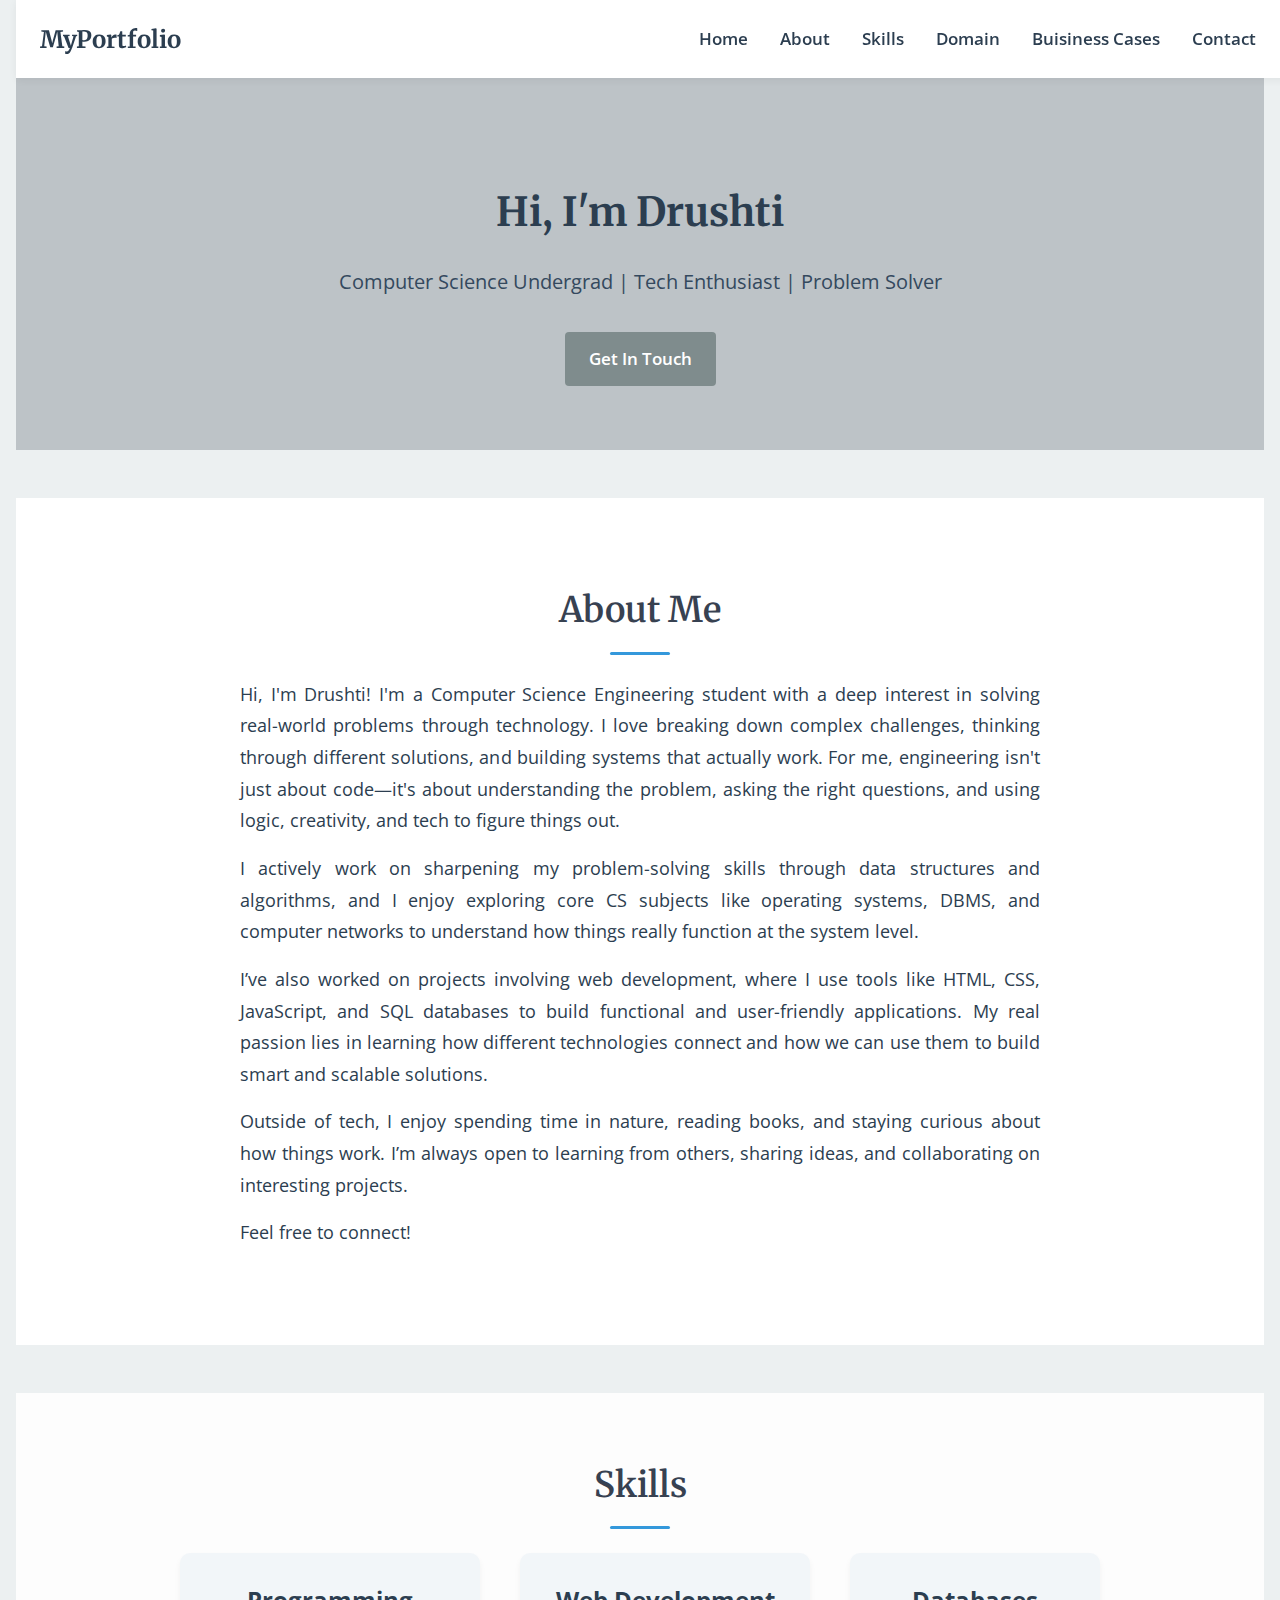
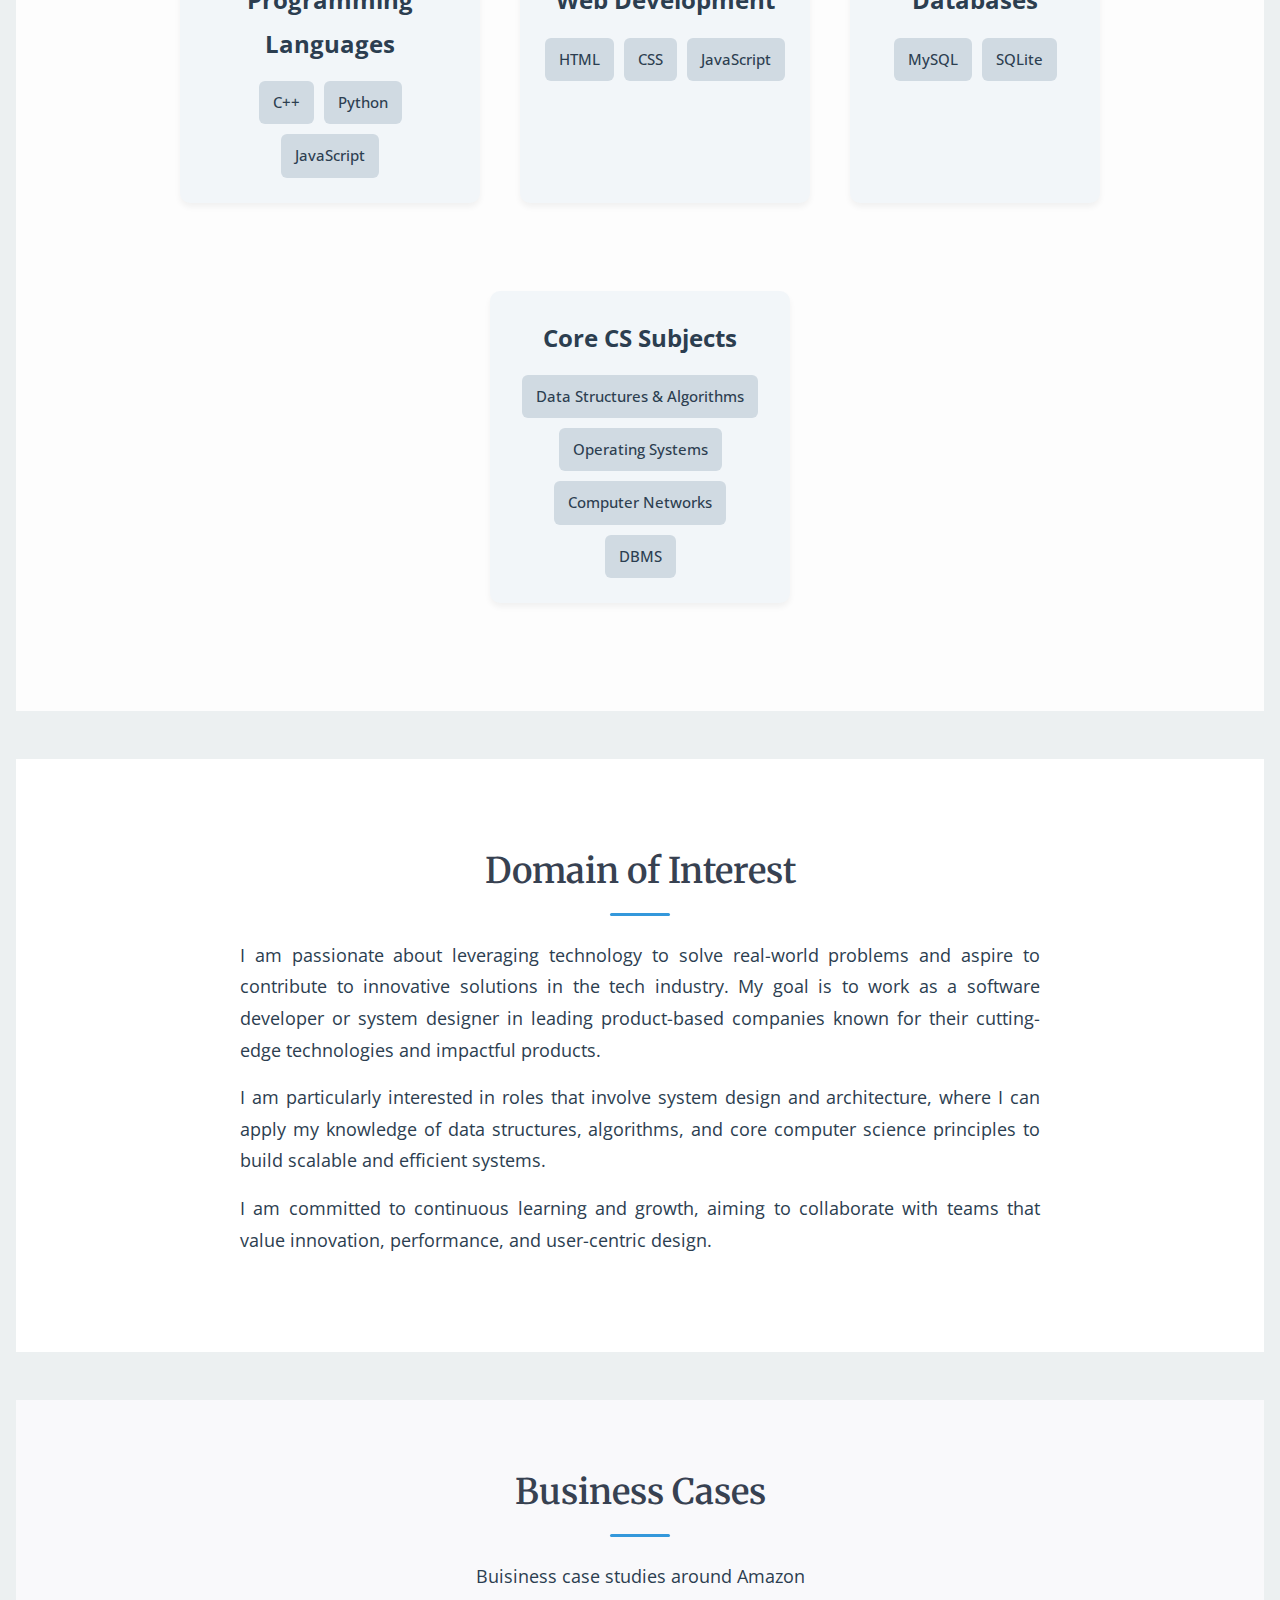
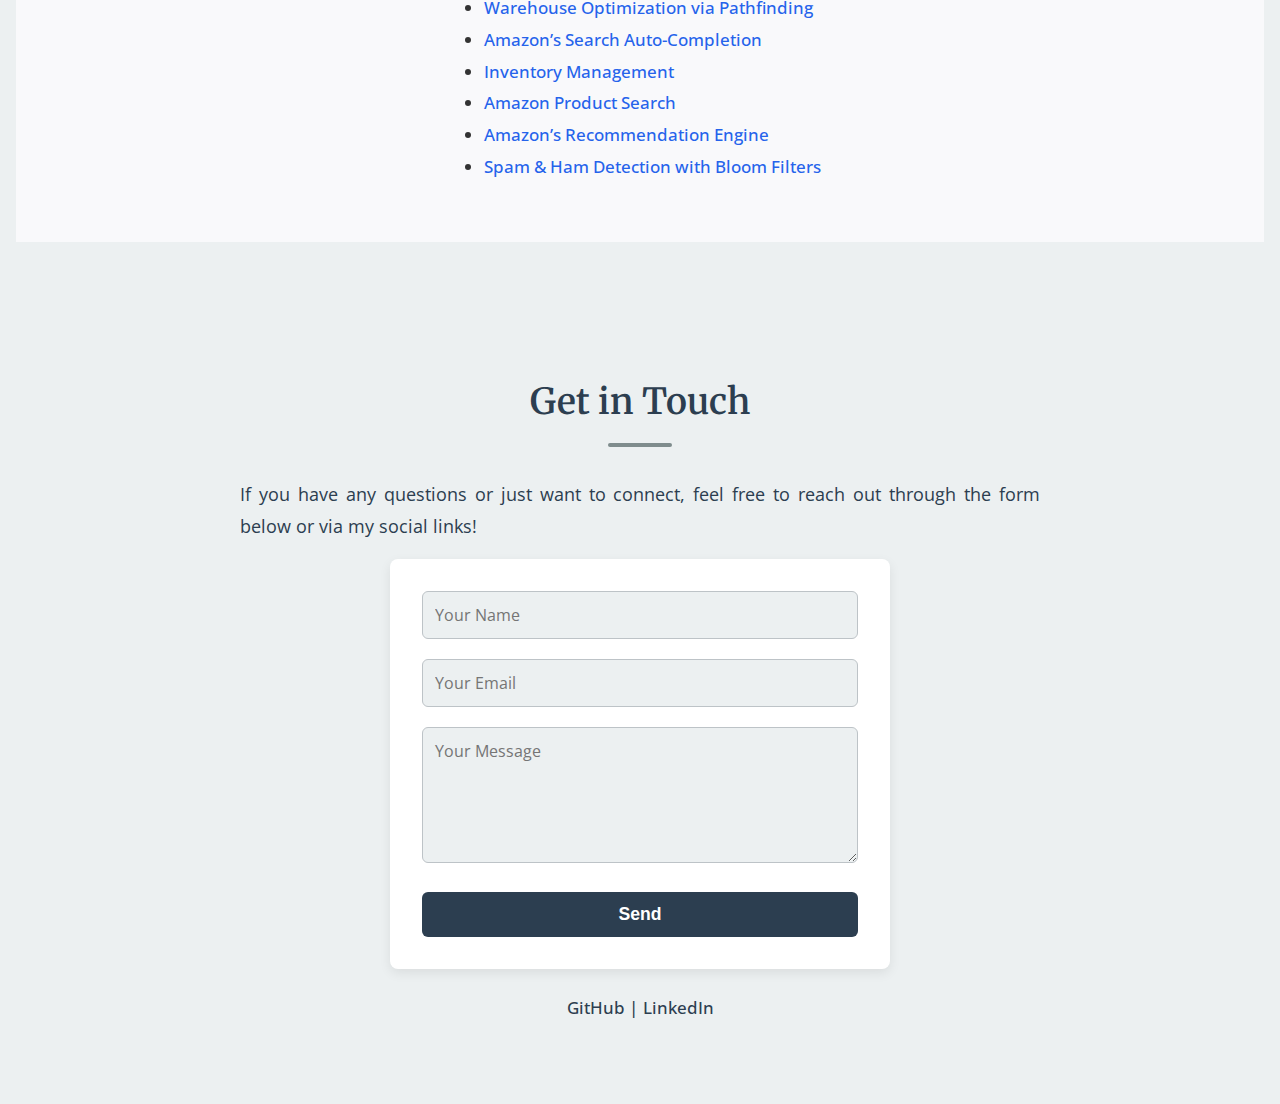
<file: index.html>
<!-- File: index.html -->
<!DOCTYPE html>
<html lang="en">
<head>
  <meta charset="UTF-8" />
  <meta name="viewport" content="width=device-width, initial-scale=1.0" />
  <title>My Portfolio</title>
  <!-- Google Fonts -->
  <link rel="preconnect" href="https://fonts.googleapis.com" />
  <link rel="preconnect" href="https://fonts.gstatic.com" crossorigin />
  <link href="https://fonts.googleapis.com/css2?family=Merriweather:wght@700&family=Open+Sans:wght@400;600&display=swap" rel="stylesheet" />
  <!-- External Stylesheet -->
  <link rel="stylesheet" href="style.css" />
</head>
<body>
  <!-- Navbar -->
  <header>
    <nav>
      <div class="logo"><a href="#hero">MyPortfolio</a></div>
      <div class="menu">
        <a href="#hero">Home</a>
        <a href="#about">About</a>
        <a href="#skills">Skills</a>
        <a href="#domain">Domain</a>
        <a href="#cases">Buisiness Cases</a>
        <a href="#contact">Contact</a>
      </div>
    </nav>
  </header>

  <!-- Hero Section -->
  <section id="hero" class="content-section">
    <h1>Hi, I'm Drushti</h1>
    <p class="tagline">Computer Science Undergrad | Tech Enthusiast | Problem Solver</p>
    <a href="#contact" class="btn">Get In Touch</a>
  </section>

  <!-- About Me Section -->
<section id="about" class="content-section">
    <h2 class="section-title">About Me</h2>
    <p>Hi, I'm Drushti!  
      I'm a Computer Science Engineering student with a deep interest in solving real-world problems through technology. I love breaking down complex challenges, thinking through different solutions, and building systems that actually work. For me, engineering isn't just about code—it's about understanding the problem, asking the right questions, and using logic, creativity, and tech to figure things out.
    </p>
    
    <p>
      I actively work on sharpening my problem-solving skills through data structures and algorithms, and I enjoy exploring core CS subjects like operating systems, DBMS, and computer networks to understand how things really function at the system level.
    </p>
    
    <p>
      I’ve also worked on projects involving web development, where I use tools like HTML, CSS, JavaScript, and SQL databases to build functional and user-friendly applications. My real passion lies in learning how different technologies connect and how we can use them to build smart and scalable solutions.
    </p>
    
    <p>
      Outside of tech, I enjoy spending time in nature, reading books, and staying curious about how things work. I’m always open to learning from others, sharing ideas, and collaborating on interesting projects.
    </p>
    
    <p>Feel free to connect!</p>
  </section>
  

  <!-- Skills Section -->
<section id="skills" class="content-section">
  <h2 class="section-title">Skills</h2>

  <div class="skills-grid">

    <div class="skills-category">
      <h3>Programming Languages</h3>
      <ul class="skills-list">
        <li>C++</li>
        <li>Python</li>
        <li>JavaScript</li>
      </ul>
    </div>

    <div class="skills-category">
      <h3>Web Development</h3>
      <ul class="skills-list">
        <li>HTML</li>
        <li>CSS</li>
        <li>JavaScript</li>
      </ul>
    </div>

    <div class="skills-category">
      <h3>Databases</h3>
      <ul class="skills-list">
        <li>MySQL</li>
        <li>SQLite</li>
      </ul>
    </div>

    <div class="skills-category">
      <h3>Core CS Subjects</h3>
      <ul class="skills-list">
        <li>Data Structures & Algorithms</li>
        <li>Operating Systems</li>
        <li>Computer Networks</li>
        <li>DBMS</li>
      </ul>
    </div>

  </div>
</section>

  
  <!-- Domain of Interest Section -->
  <section id="domain" class="content-section">
    <h2 class="section-title">Domain of Interest</h2>
    <p>I am passionate about leveraging technology to solve real-world problems and aspire to contribute to innovative solutions in the tech industry. My goal is to work as a software developer or system designer in leading product-based companies known for their cutting-edge technologies and impactful products.</p>
    <p>
        I am particularly interested in roles that involve system design and architecture, where I can apply my knowledge of data structures, algorithms, and core computer science principles to build scalable and efficient systems.
    </p>

    <p>
        I am committed to continuous learning and growth, aiming to collaborate with teams that value innovation, performance, and user-centric design.​


    </p>
</section>

<section id="cases" class="content-section">
  <h2 class="section-title">Business Cases</h2>
  <p style="text-align: center; max-width: 600px; margin: 0 auto;">
    Buisiness case studies around Amazon
</p>

  <ul style="display: table; margin: 0 auto; text-align: left;">
   
    <li><a href="case3.html">Warehouse Optimization via Pathfinding</a></li>
    <li><a href="case4.html"> Amazon’s Search Auto-Completion</a></li> 
    <li><a href="case5.html">Inventory Management</a></li>
    <li><a href="case6.html">Amazon Product Search</a></li>
    <li><a href="case2.html">Amazon’s Recommendation Engine</a></li>
    <li><a href="case1.html">Spam &amp; Ham Detection with Bloom Filters</a></li>
  </ul>
</section>


<!-- Contact Section -->
<section id="contact" class="content-section">
    <h2 class="section-title">Get in Touch</h2>
    <p>If you have any questions or just want to connect, feel free to reach out through the form below or via my social links!</p>
  
    <div class="contact-form-container">
      <form action="https://formspree.io/f/xyzeqojq" method="POST" class="contact-form">
        <input type="text" name="name" placeholder="Your Name" required />
        <input type="email" name="email" placeholder="Your Email" required />
        <textarea name="message" rows="5" placeholder="Your Message" required></textarea>
        <button type="submit" class="send-button">Send</button>
      </form>
    </div>
  
    <div class="social-links">
      <a href="https://github.com/DrushtiGP" target="_blank">GitHub |</a>
      <a href="https://www.linkedin.com/in/drushti-pawar" target="_blank">LinkedIn</a>
    </div>
  </section>
  
</body>
</html>
</file>
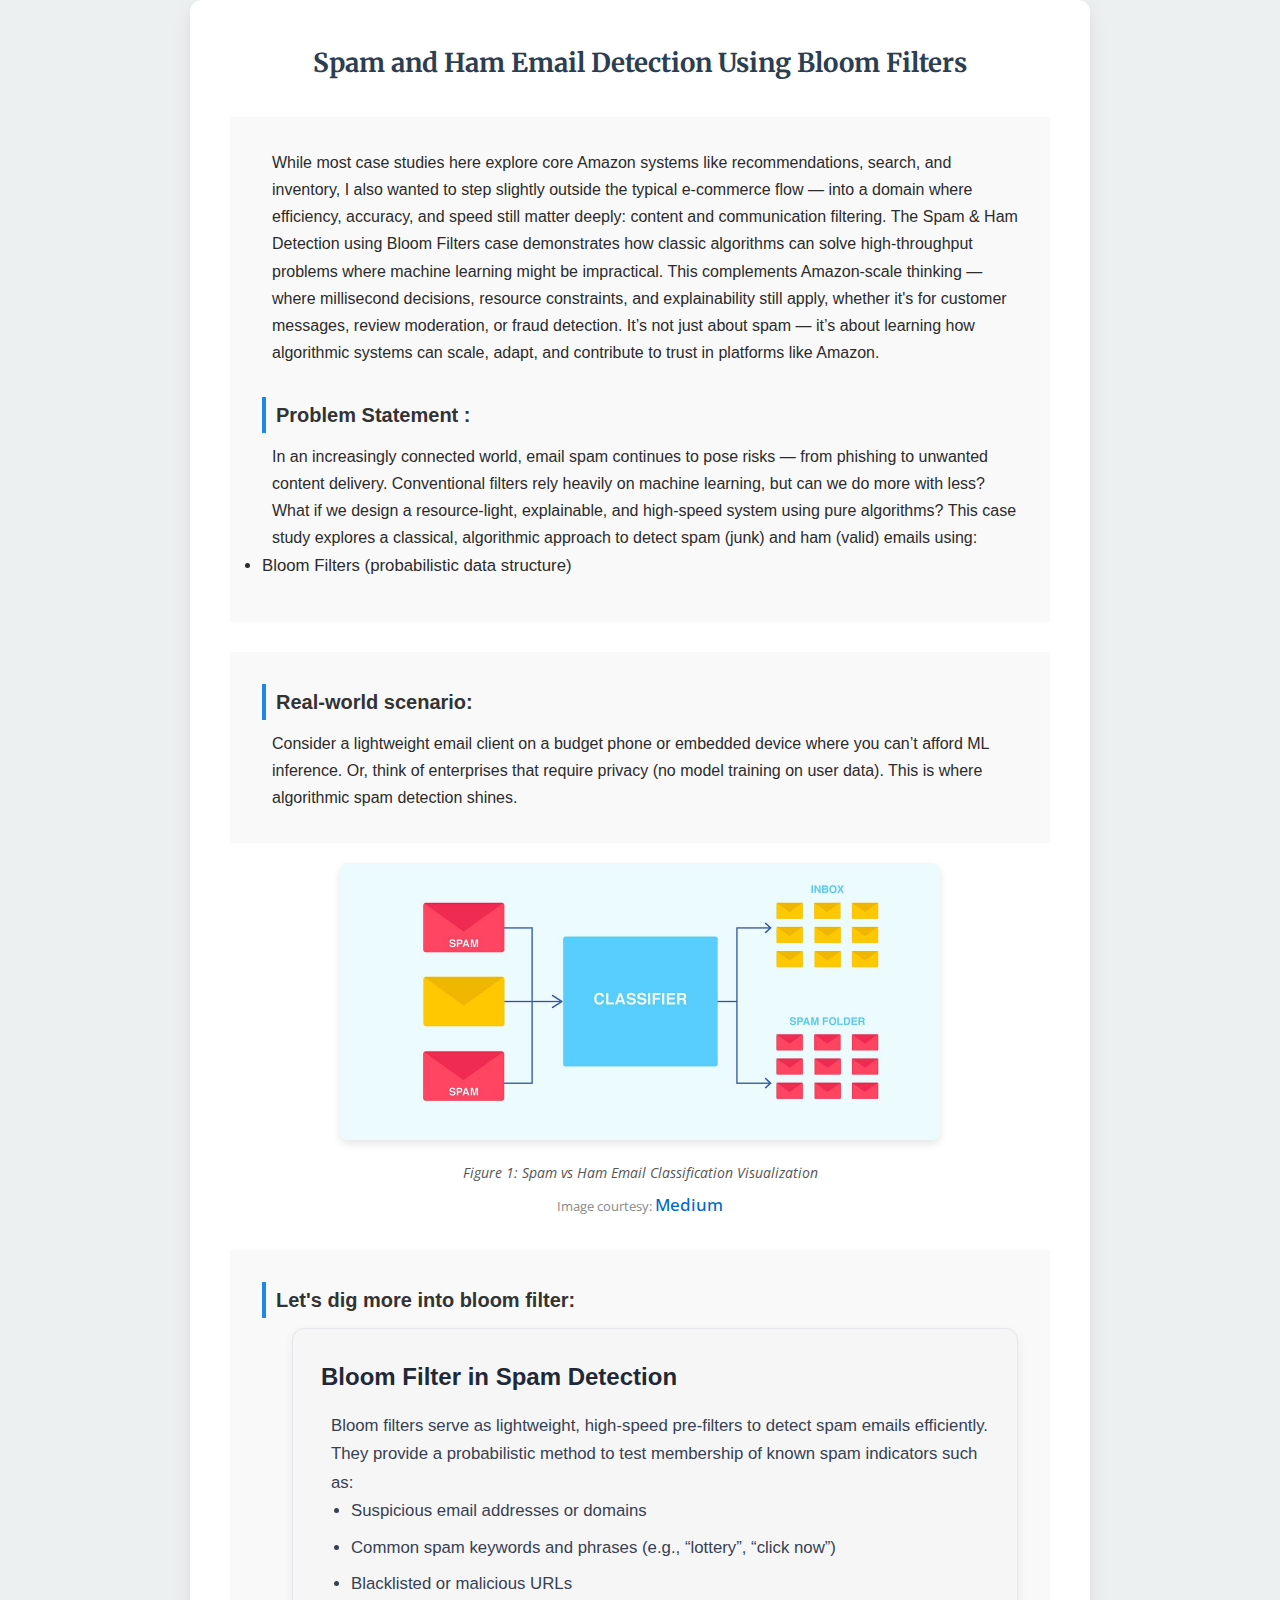
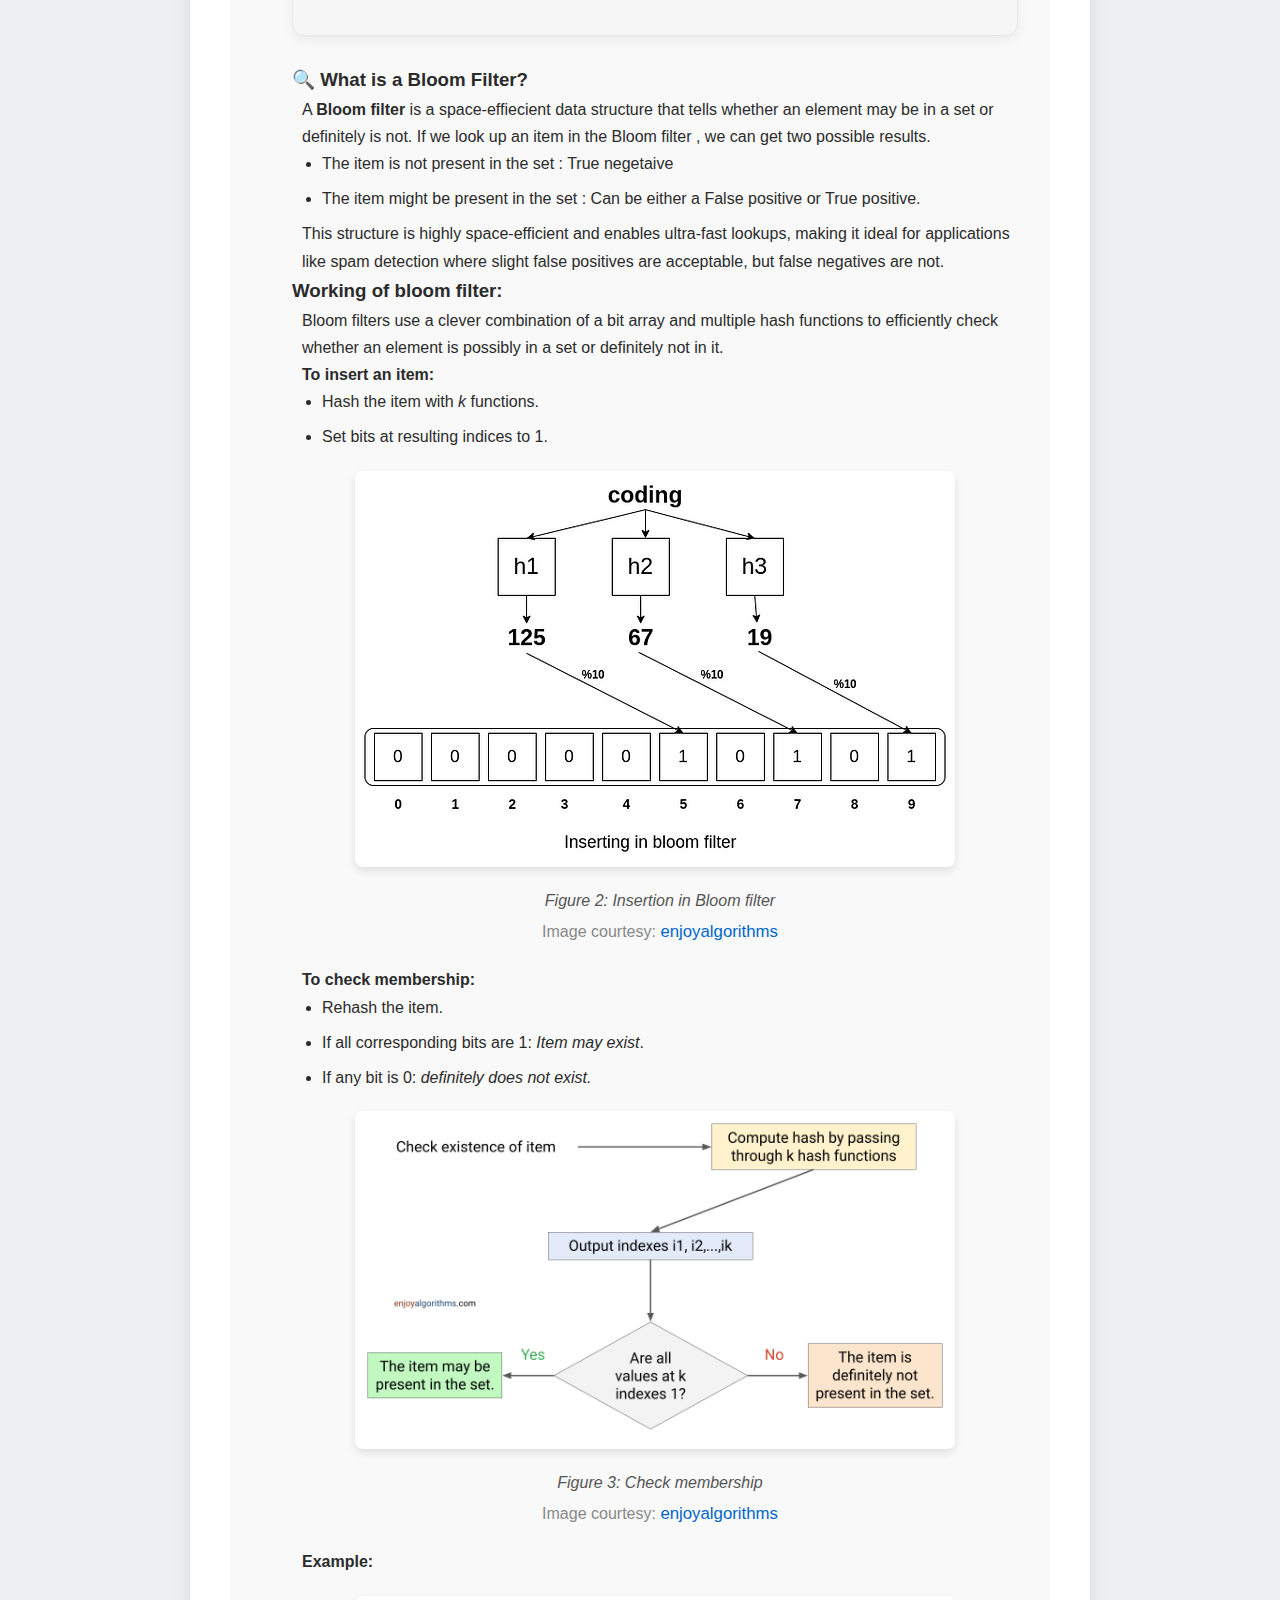
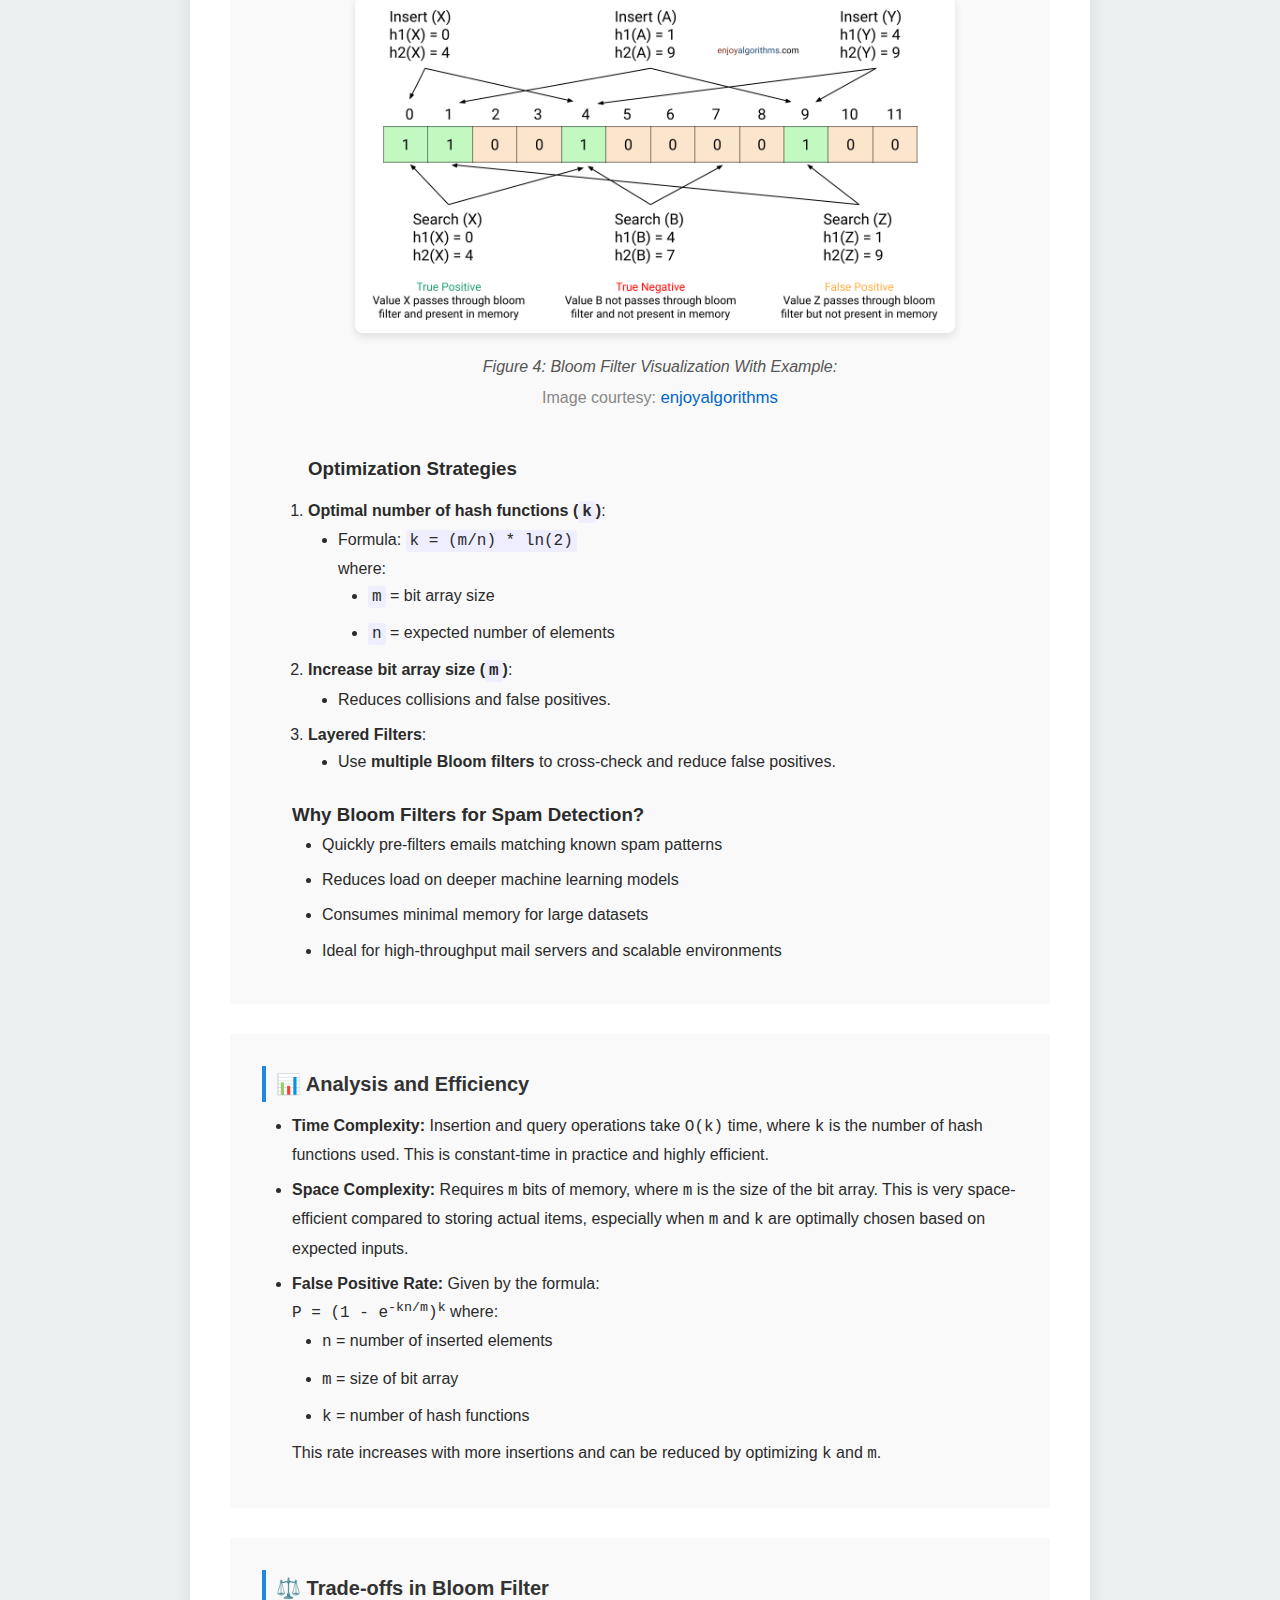
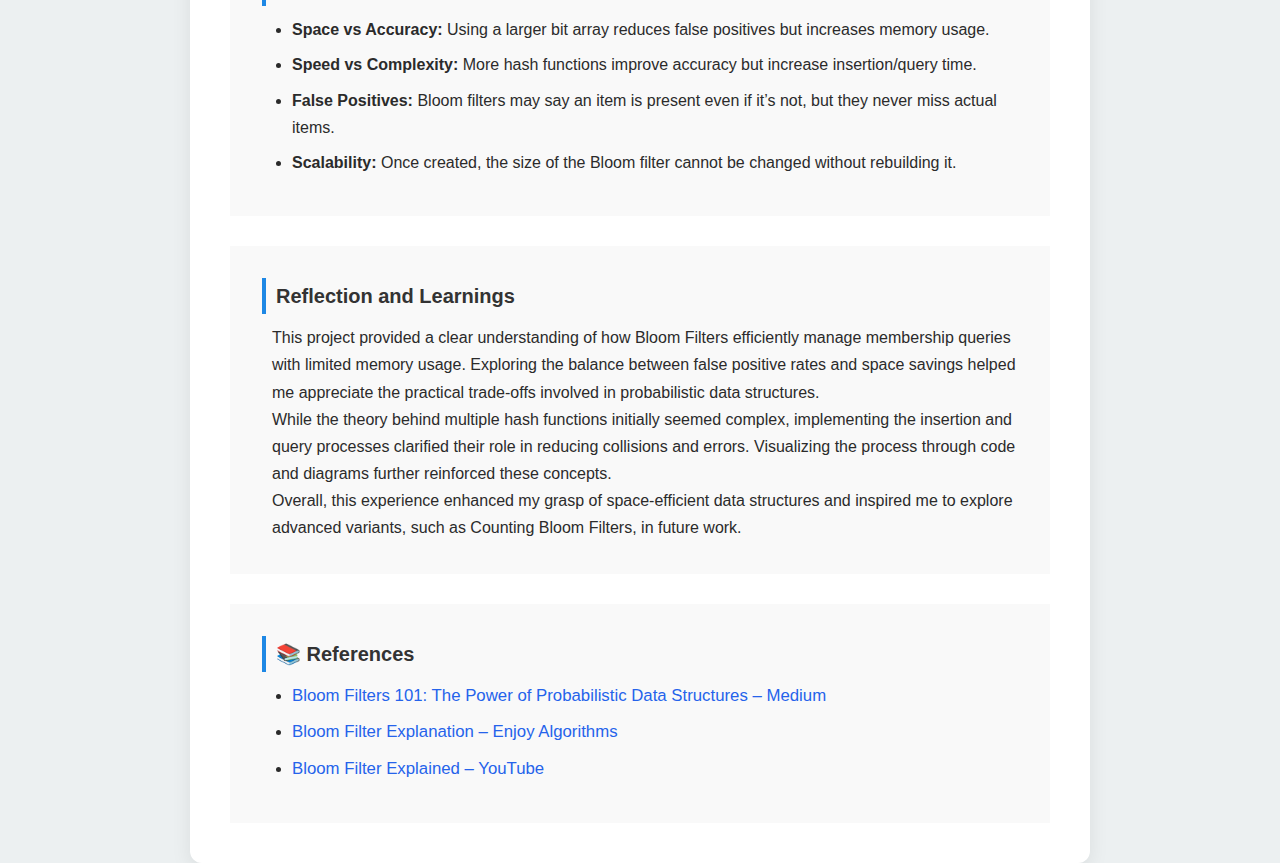
<file: case1.html>
<!DOCTYPE html>
<html lang="en">
<head>
    <meta charset="UTF-8">
    <meta name="viewport" content="width=device-width, initial-scale=1.0">
    <title>Spam and Ham Email</title>
      <!-- Google Fonts -->
    <link rel="preconnect" href="https://fonts.googleapis.com" />
    <link rel="preconnect" href="https://fonts.gstatic.com" crossorigin />
    <link href="https://fonts.googleapis.com/css2?family=Merriweather:wght@700&family=Open+Sans:wght@400;600&display=swap" rel="stylesheet" />
    <!-- External Stylesheet -->
    <link rel="stylesheet" href="style.css" />
</head>


<body>

      <div class="business-case">
    <h3 class="case-title">Spam and Ham Email Detection Using Bloom Filters</h3>

    <div class="case-subsection">
      <p>
        While most case studies here explore core Amazon systems like recommendations, search, and inventory, I also wanted to step slightly outside the typical e-commerce flow — into a domain where efficiency, accuracy, and speed still matter deeply: content and communication filtering.

        The Spam & Ham Detection using Bloom Filters case demonstrates how classic algorithms can solve high-throughput problems where machine learning might be impractical. This complements Amazon-scale thinking — where millisecond decisions, resource constraints, and explainability still apply, whether it's for customer messages, review moderation, or fraud detection.

        It’s not just about spam — it’s about learning how algorithmic systems can scale, adapt, and contribute to trust in platforms like Amazon.

      </p>
      <br>
      <h4> Problem Statement : </h4>
      <p>In an increasingly connected world, email spam continues to pose risks — from phishing to unwanted content delivery. Conventional filters rely heavily on machine learning, but can we do more with less? What if we design a resource-light, explainable, and high-speed system using pure algorithms?
        This case study explores a classical, algorithmic approach to detect spam (junk) and ham (valid) emails using:
        <li>Bloom Filters (probabilistic data structure)</li>
      </p>
        
    </div>


    <div class="case-subsection">
      <h4>Real-world scenario: </h4>
      <p>Consider a lightweight email client on a budget phone or embedded device where you can’t afford ML inference. 
        Or, think of enterprises that require privacy (no model training on user data). This is where algorithmic spam detection shines.</p>
    </div>

    <div class="image-wrapper">
        <img src="Spam_vs_Ham.jpg" alt="Spam v/s Ham Classifier" class="case-image">
        <p class="image-caption">Figure 1: Spam vs Ham Email Classification Visualization</p>
        <p class="image-courtesy">Image courtesy: <a href="https://medium.datadriveninvestor.com/using-natural-language-processing-for-spam-detection-in-emails-281a7c22ddbc" target="_blank">Medium</a></p>
    </div>

    <div class="case-subsection">
      <h4>Let's dig more into bloom filter:</h4>
      <ul>
        <div class="card">
          <h3>Bloom Filter in Spam Detection</h3>
          <p>Bloom filters serve as lightweight, high-speed pre-filters to detect spam emails efficiently. They provide a probabilistic method to test membership of known spam indicators such as:</p>
          <ul class="styled-list">
            <li>Suspicious email addresses or domains</li>
            <li>Common spam keywords and phrases (e.g., “lottery”, “click now”)</li>
            <li>Blacklisted or malicious URLs</li>
          </ul>
        </div>
        
        <section class="bloom-filter-section">
  <h3>🔍 What is a Bloom Filter?</h3>
  <p>
    A <strong>Bloom filter</strong> is a space-effiecient data structure that tells whether an element may be in a set or definitely is not. If we look up an item in the Bloom filter , we can get two possible results.
    <ul>
      <li>The item is not present in the set : True negetaive</li>
      <li>The item might be present in the set : Can be either a False positive or True positive.</li>
    </ul>
  </p>
  <p>
    This structure is highly space-efficient and enables ultra-fast lookups, making it ideal for 
    applications like spam detection where slight false positives are acceptable, but false negatives are not.
  </p>

  <h3>Working of bloom filter:</h3>
  <p>Bloom filters use a clever combination of a bit array and multiple hash functions to efficiently check 
    whether an element is possibly in a set or definitely not in it.</p>
  <p><strong>To insert an item:</strong></p>
    <ul class="steps-list">
      <li>Hash the item with <em>k</em> functions.</li>
      <li>Set bits at resulting indices to 1.</li>
    </ul>

<div class="image-wrapper">
  <img src="insertion_Bloom.png" alt="Insertion in bloom filter" class="case-image" />
  <p class="image-caption">Figure 2: Insertion in Bloom filter</p>
  <p class="image-courtesy">
    Image courtesy: 
    <a href="https://www.enjoyalgorithms.com/blog/bloom-filter" target="_blank" rel="noopener noreferrer">
      enjoyalgorithms
    </a>
  </p>
</div>


<p><strong>To check membership:</strong></p>
    <ul class="steps-list">
      <li>Rehash the item.</li>
      <li>If all corresponding bits are  1: <em>Item may exist</em>.</li>
      <li>If any bit is 0: <em> definitely does not exist.</em></li>
    </ul>

<div class="image-wrapper">
  <img src="check_bloom.png" alt="Check membership" class="case-image" />
  <p class="image-caption">Figure 3: Check membership</p>
  <p class="image-courtesy">
    Image courtesy: 
    <a href="https://www.enjoyalgorithms.com/blog/bloom-filter" target="_blank" rel="noopener noreferrer">
      enjoyalgorithms
    </a>
  </p>
</div>

  
<p><strong>Example:</strong></p>

<div class="image-wrapper">
  <img src="Bloom_example.png" alt="example" class="case-image" />
  <p class="image-caption">Figure 4: Bloom Filter Visualization With Example:</p>
  <p class="image-courtesy">
    Image courtesy: 
    <a href="https://www.enjoyalgorithms.com/blog/bloom-filter" target="_blank" rel="noopener noreferrer">
      enjoyalgorithms
    </a>
  </p>
</div>

<section class="optimization-section">
  <h3>Optimization Strategies</h3>

  <ol>
    <li>
      <strong>Optimal number of hash functions (<code>k</code>)</strong>:
      <ul>
        <li>
          Formula: <code>k = (m/n) * ln(2)</code><br>
          where:
          <ul>
            <li><code>m</code> = bit array size</li>
            <li><code>n</code> = expected number of elements</li>
          </ul>
        </li>
      </ul>
    </li>

    <li>
      <strong>Increase bit array size (<code>m</code>)</strong>:
      <ul>
        <li>Reduces collisions and false positives.</li>
      </ul>
    </li>

    <li>
      <strong>Layered Filters</strong>:
      <ul>
        <li>Use <strong>multiple Bloom filters</strong> to cross-check and reduce false positives.</li>
      </ul>
    </li>
  </ol>
</section>


  <h3> Why Bloom Filters for Spam Detection?</h3>
  <ul>
    <li>Quickly pre-filters emails matching known spam patterns</li>
    <li>Reduces load on deeper machine learning models</li>
    <li>Consumes minimal memory for large datasets</li>
    <li>Ideal for high-throughput mail servers and scalable environments</li>
  </ul>
</section>


    </div>

    <!--<div class="case-subsection">
      <h4>💻 Code and Implementation</h4>
      <pre><code class="language-python">
        # Sample placeholder for Bloom filter implementation
        class BloomFilter:
        def __init__(self, size, hash_count):
            self.size = size
            self.hash_count = hash_count
            self.bit_array = [0] * size

        def add(self, item):
            # Add hash logic here
            pass

        def check(self, item):
            # Membership check
            pass
      </code></pre>
    </div>-->

    <div class="case-subsection">
  <h4>📊 Analysis and Efficiency</h4>
  <ul>
    <li>
      <strong>Time Complexity:</strong> 
      Insertion and query operations take <code>O(k)</code> time, where <code>k</code> is the number of hash functions used. This is constant-time in practice and highly efficient.
    </li>
    <li>
      <strong>Space Complexity:</strong> 
      Requires <code>m</code> bits of memory, where <code>m</code> is the size of the bit array. This is very space-efficient compared to storing actual items, especially when <code>m</code> and <code>k</code> are optimally chosen based on expected inputs.
    </li>
    <li>
      <strong>False Positive Rate:</strong> 
      Given by the formula:  
      <br><code>P = (1 - e<sup>-kn/m</sup>)<sup>k</sup></code>  
      where:
      <ul>
        <li><code>n</code> = number of inserted elements</li>
        <li><code>m</code> = size of bit array</li>
        <li><code>k</code> = number of hash functions</li>
      </ul>
      This rate increases with more insertions and can be reduced by optimizing <code>k</code> and <code>m</code>.
    </li>
  </ul>
</div>

<div class="case-subsection">
  <h4 class="section-heading">⚖️ Trade-offs in Bloom Filter</h4>
  <ul class="tradeoffs-list">
    <li><strong>Space vs Accuracy:</strong> Using a larger bit array reduces false positives but increases memory usage.</li>
    <li><strong>Speed vs Complexity:</strong> More hash functions improve accuracy but increase insertion/query time.</li>
    <li><strong>False Positives:</strong> Bloom filters may say an item is present even if it’s not, but they never miss actual items.</li>
    <li><strong>Scalability:</strong> Once created, the size of the Bloom filter cannot be changed without rebuilding it.</li>
  </ul>
</div>



   <div class="case-subsection">
  <h4> Reflection and Learnings</h4>
  <p>This project provided a clear understanding of how Bloom Filters efficiently manage membership queries with limited memory usage. Exploring the balance between false positive rates and space savings helped me appreciate the practical trade-offs involved in probabilistic data structures.</p>
  <p>While the theory behind multiple hash functions initially seemed complex, implementing the insertion and query processes clarified their role in reducing collisions and errors. Visualizing the process through code and diagrams further reinforced these concepts.</p>
  <p>Overall, this experience enhanced my grasp of space-efficient data structures and inspired me to explore advanced variants, such as Counting Bloom Filters, in future work.</p>
</div>

 <div class="case-subsection">
  <h4>📚 References</h4>
  <ul>
    <li><a href="https://medium.com/@sylvain.tiset/bloom-filters-101-the-power-of-probabilistic-data-structures-ef1b4a422b0b" target="_blank" rel="noopener noreferrer">Bloom Filters 101: The Power of Probabilistic Data Structures – Medium</a></li>
    <li><a href="https://www.enjoyalgorithms.com/blog/bloom-filter" target="_blank" rel="noopener noreferrer">Bloom Filter Explanation – Enjoy Algorithms</a></li>
    <li><a href="https://youtu.be/GT0En1dGntY?si=sBJatePRNHM1jGfs" target="_blank" rel="noopener noreferrer">Bloom Filter Explained – YouTube</a></li>
  </ul>
</div>
</div>
</body>
</html>
</file>
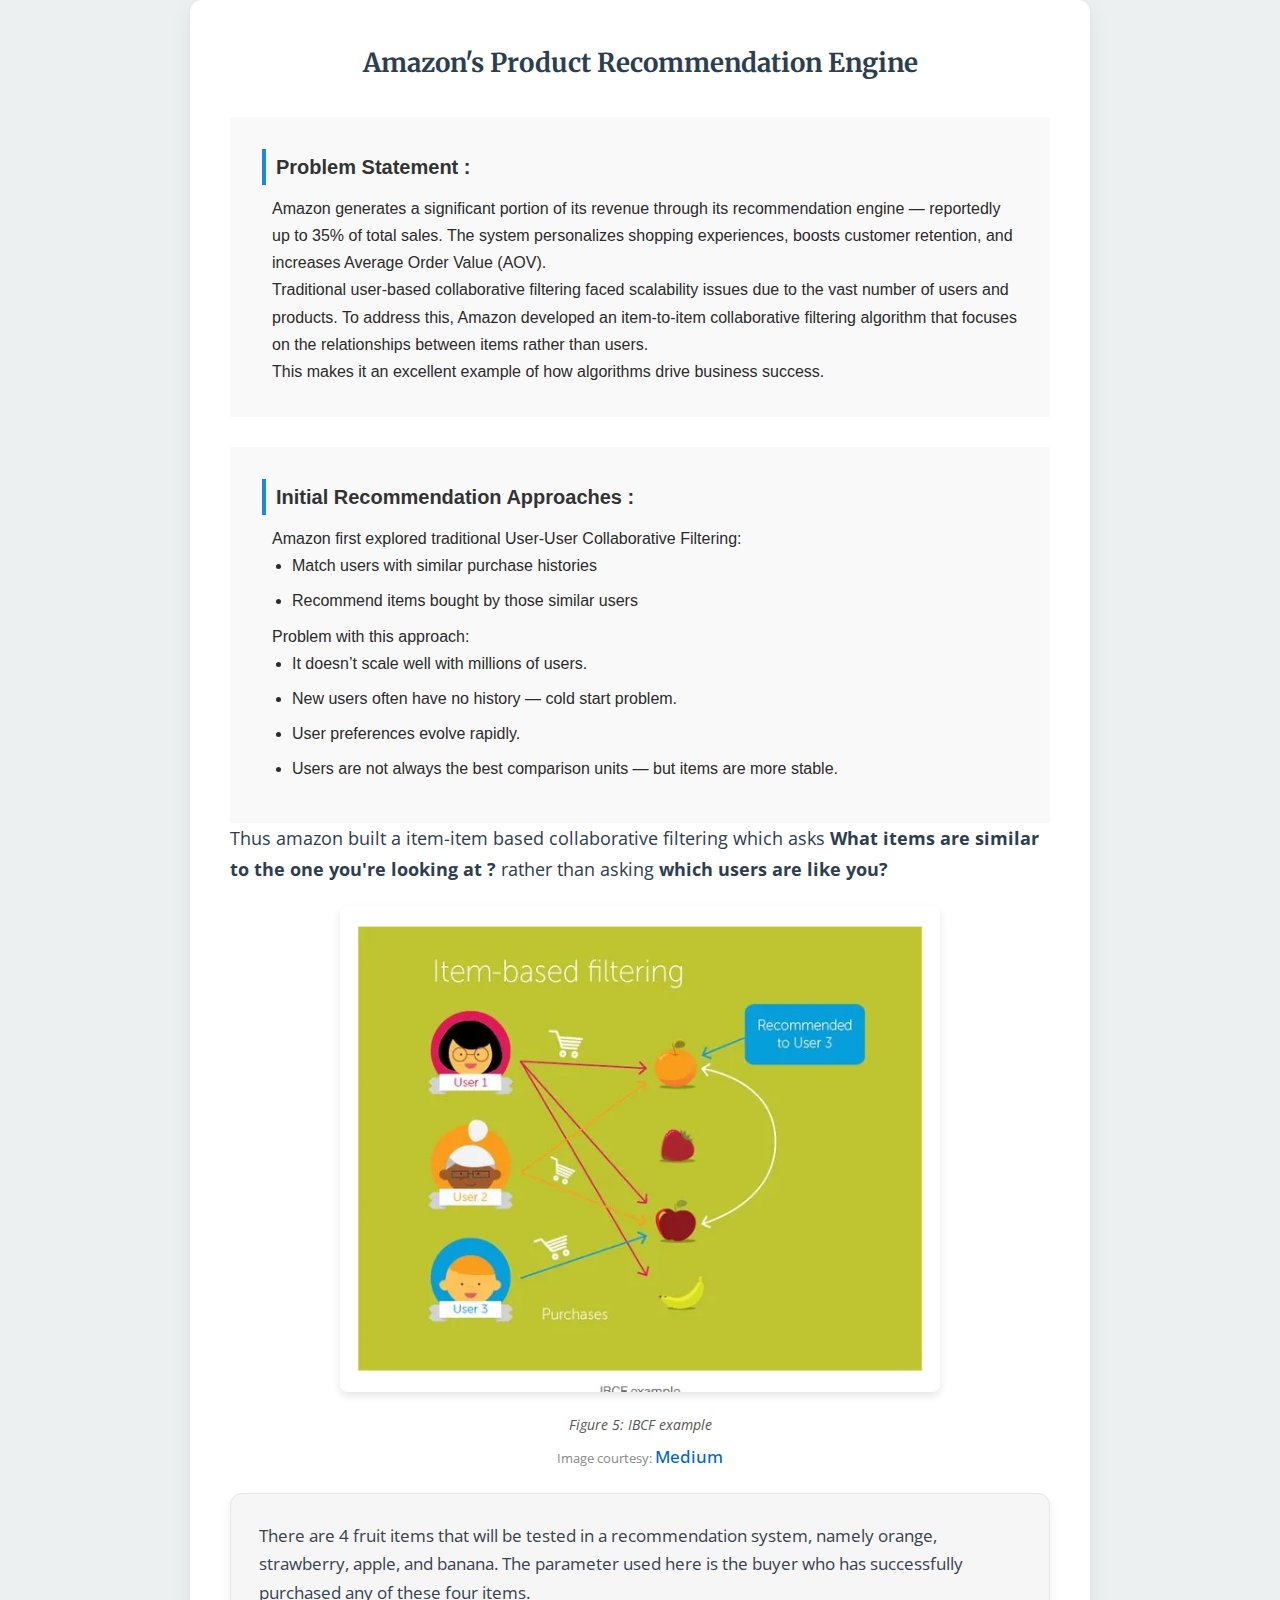
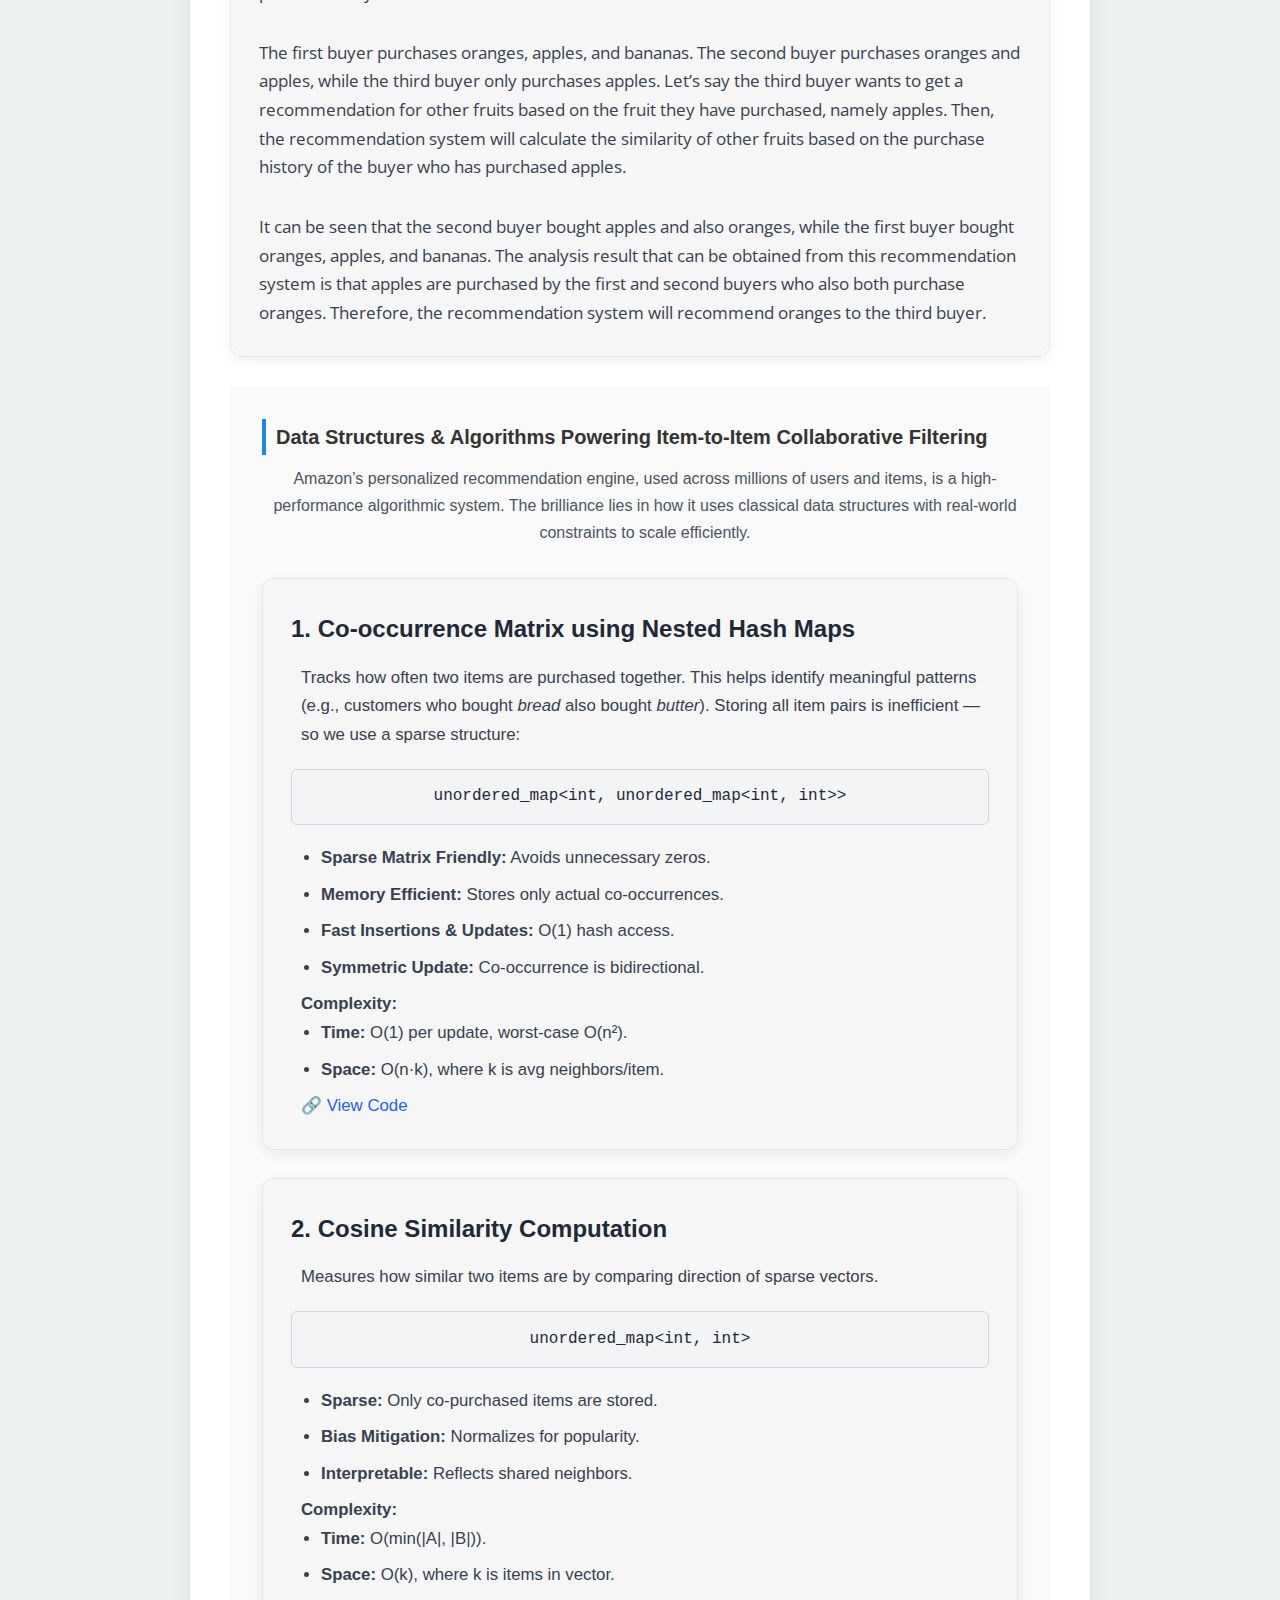
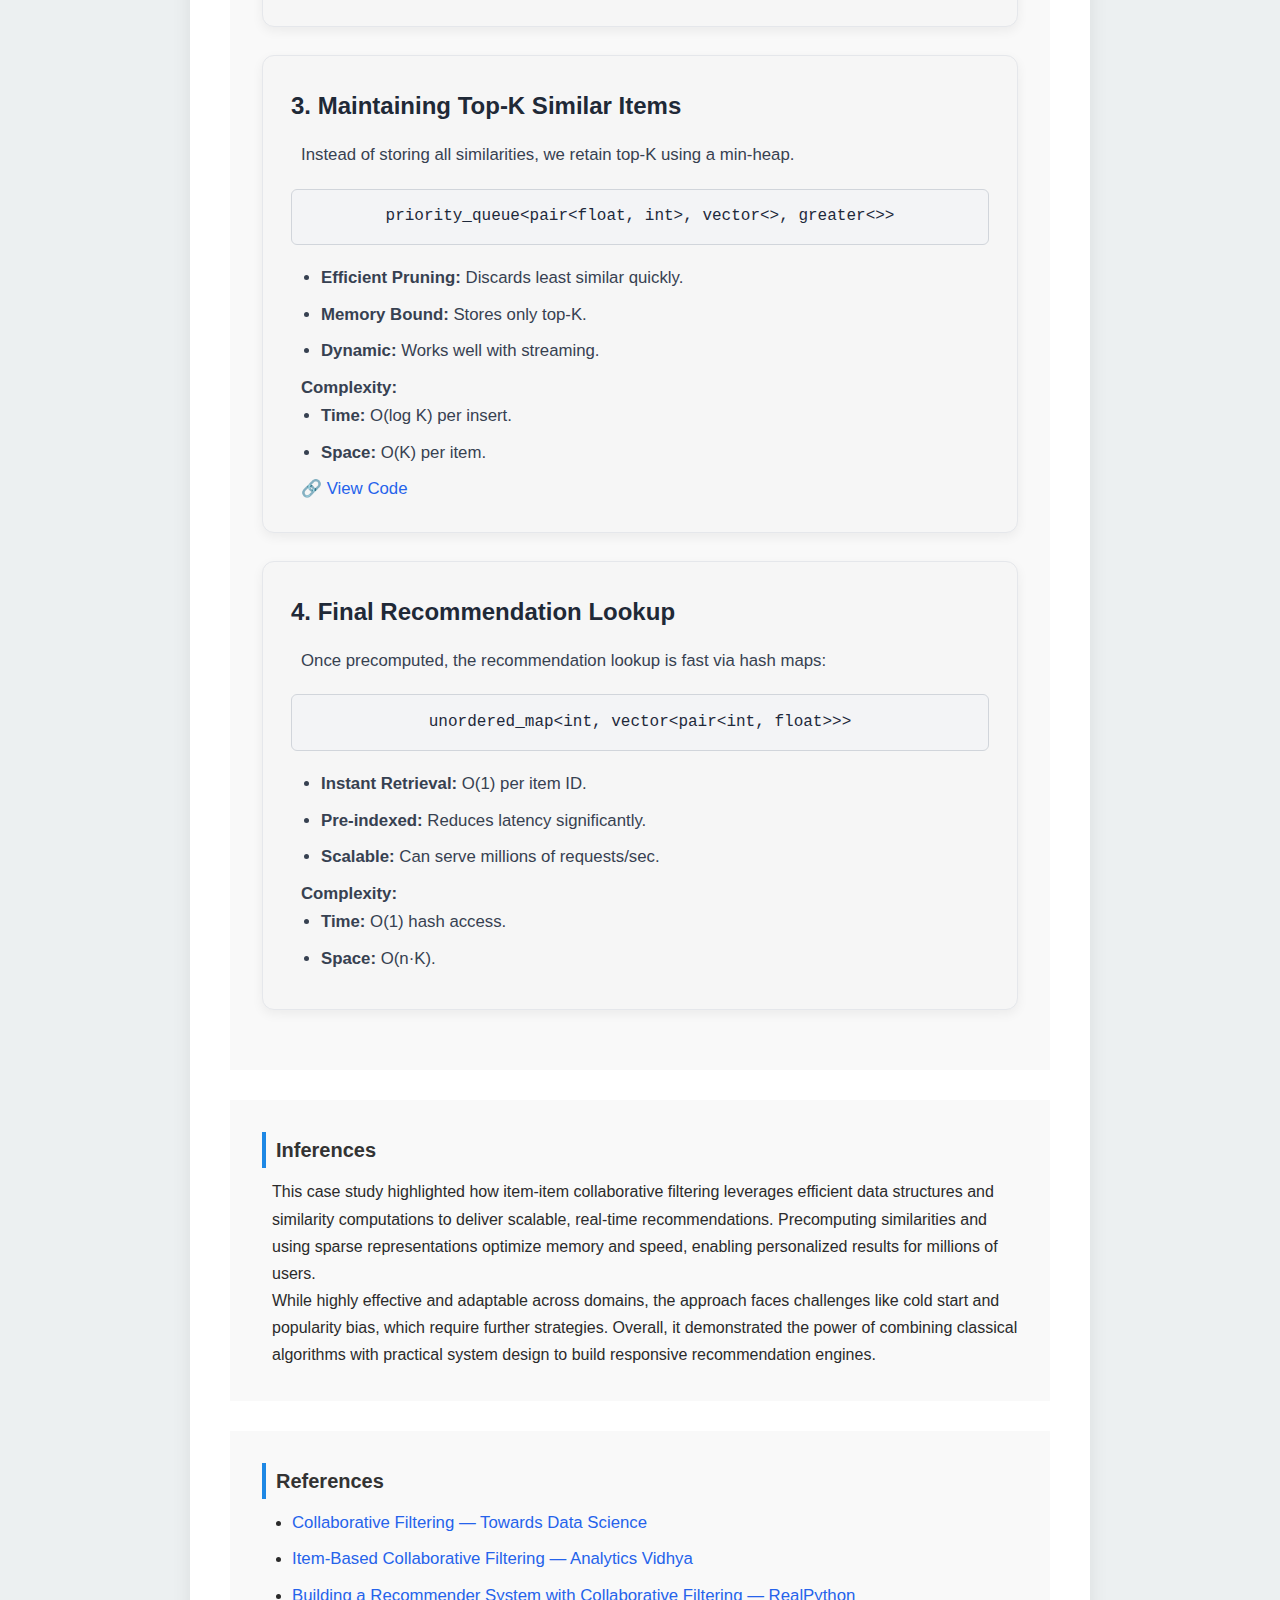
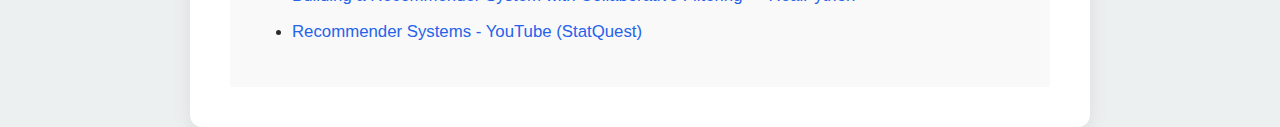
<file: case2.html>
<!DOCTYPE html>
<html lang="en">
<head>
    <meta charset="UTF-8">
    <meta name="viewport" content="width=device-width, initial-scale=1.0">
    <title>Amazon'e recommendataion system</title>
    <link rel="preconnect" href="https://fonts.googleapis.com" />
    <link rel="preconnect" href="https://fonts.gstatic.com" crossorigin />
    <link href="https://fonts.googleapis.com/css2?family=Merriweather:wght@700&family=Open+Sans:wght@400;600&display=swap" rel="stylesheet" />
    <!-- External Stylesheet -->
    <link rel="stylesheet" href="style.css" />
</head>
<body>
    
<!-- Business Case 1 Start -->
<div class="business-case">
  <h3 class="case-title">Amazon's Product Recommendation Engine</h3>

  <div class="case-subsection">
    <h4> Problem Statement : </h4>
    <p>Amazon generates a significant portion of its revenue through its recommendation engine — reportedly up to 35% of total sales. The system personalizes shopping experiences, boosts customer retention, and increases Average Order Value (AOV).</p>
    <p>Traditional user-based collaborative filtering faced scalability issues due to the vast number of users and products. To address this, Amazon developed an item-to-item collaborative filtering algorithm that focuses on the relationships between items rather than users.</p>
    <p>This makes it an excellent example of how algorithms drive business success.</p>
  </div>

  <div class="case-subsection">
    <h4> Initial Recommendation Approaches : </h4>
    <p>Amazon first explored traditional User-User Collaborative Filtering:
      <ul>
        <li>Match users with similar purchase histories</li>
        <li>Recommend items bought by those similar users</li>
      </ul>
    </p>
    
    <p>Problem with this approach:
      <ul>
        <li>It doesn’t scale well with millions of users.</li>
        <li>New users often have no history — cold start problem.</li>
        <li>User preferences evolve rapidly.</li>
        <li>Users are not always the best comparison units — but items are more stable.</li>
      </ul>
    </p>
  </div>

  <p>Thus amazon built a item-item based collaborative filtering which asks 
    <b>What items are similar to the one you're looking at ? </b> rather than asking 
    <b>which users are like you?</b>
  </p>

  <div class="image-wrapper">
    <img src="Item-item based CF.png" alt="IBCF example" class="case-image">
    <p class="image-caption">Figure 5: IBCF example</p>
    <p class="image-courtesy">Image courtesy: <a href="https://jerichosiahaya.medium.com/item-based-collaborative-filtering-explained-eaf3e31f39c1" target="_blank">Medium</a></p>
  </div>
  <div class ='card '>
      <p>There are 4 fruit items that will be tested in a recommendation system, namely orange, strawberry, apple, and banana. 
        The parameter used here is the buyer who has successfully purchased any of these four items.</p>
        
        <br>
        <p>The first buyer purchases oranges, apples, and bananas. The second buyer purchases oranges
          and apples, while the third buyer only purchases apples. Let’s say the third buyer wants to get a recommendation for other fruits based on the fruit they have purchased, namely apples. Then, the recommendation system will calculate 
          the similarity of other fruits based on the purchase history of the buyer who has purchased apples.</p>
        
          <br>
          <p>
            It can be seen that the second buyer bought apples and also oranges, while the first buyer bought oranges, apples, and bananas. The analysis result that can be obtained from this recommendation system is that apples are purchased by the first and second buyers who also both purchase oranges. 
            Therefore, the recommendation system will recommend oranges to the third buyer.


          </p>


  </div>
  
<div class="case-subsection">
  <h4>Data Structures & Algorithms Powering Item-to-Item Collaborative Filtering</h4>
  <p class="intro-text">
    Amazon’s personalized recommendation engine, used across millions of users and items, is a high-performance algorithmic system. The brilliance lies in how it uses classical data structures with real-world constraints to scale efficiently.
  </p>

  <!-- Card 1: Co-occurrence Matrix -->
  <div class="card">
    <h3>1. Co-occurrence Matrix using Nested Hash Maps</h3>
    <p>
      Tracks how often two items are purchased together. This helps identify meaningful patterns (e.g., customers who bought <i>bread</i> also bought <i>butter</i>).
      Storing all item pairs is inefficient — so we use a sparse structure:
    </p>
    <div class="code-block">unordered_map&lt;int, unordered_map&lt;int, int&gt;&gt;</div>

    <ul>
      <li><b>Sparse Matrix Friendly:</b> Avoids unnecessary zeros.</li>
      <li><b>Memory Efficient:</b> Stores only actual co-occurrences.</li>
      <li><b>Fast Insertions & Updates:</b> O(1) hash access.</li>
      <li><b>Symmetric Update:</b> Co-occurrence is bidirectional.</li>
    </ul>

    <p><b>Complexity:</b></p>
    <ul>
      <li><b>Time:</b> O(1) per update, worst-case O(n²).</li>
      <li><b>Space:</b> O(n·k), where k is avg neighbors/item.</li>
    </ul>

    <p><a href="https://github.com/DrushtiGP/Drushti-sPortfolio/blob/main/cooccurence_matrix.cpp" target="_blank">🔗 View Code</a></p>
  </div>

  <!-- Card 2: Cosine Similarity -->
  <div class="card">
    <h3>2. Cosine Similarity Computation</h3>
    <p>
      Measures how similar two items are by comparing direction of sparse vectors.
    </p>
    <div class="code-block">unordered_map&lt;int, int&gt;</div>

    <ul>
      <li><b>Sparse:</b> Only co-purchased items are stored.</li>
      <li><b>Bias Mitigation:</b> Normalizes for popularity.</li>
      <li><b>Interpretable:</b> Reflects shared neighbors.</li>
    </ul>

    <p><b>Complexity:</b></p>
    <ul>
      <li><b>Time:</b> O(min(|A|, |B|)).</li>
      <li><b>Space:</b> O(k), where k is items in vector.</li>
    </ul>
  </div>

  <!-- Card 3: Top-K Similar Items -->
  <div class="card">
    <h3>3. Maintaining Top-K Similar Items</h3>
    <p>
      Instead of storing all similarities, we retain top-K using a min-heap.
    </p>
    <div class="code-block">priority_queue&lt;pair&lt;float, int&gt;, vector&lt;&gt;, greater&lt;&gt;&gt;</div>

    <ul>
      <li><b>Efficient Pruning:</b> Discards least similar quickly.</li>
      <li><b>Memory Bound:</b> Stores only top-K.</li>
      <li><b>Dynamic:</b> Works well with streaming.</li>
    </ul>

    <p><b>Complexity:</b></p>
    <ul>
      <li><b>Time:</b> O(log K) per insert.</li>
      <li><b>Space:</b> O(K) per item.</li>
    </ul>

    <p><a href="https://github.com/DrushtiGP/Drushti-sPortfolio/blob/main/min_heap.cpp" target="_blank">🔗 View Code</a></p>
  </div>

  <!-- Card 4: Final Lookup -->
  <div class="card">
    <h3>4. Final Recommendation Lookup</h3>
    <p>
      Once precomputed, the recommendation lookup is fast via hash maps:
    </p>
    <div class="code-block">unordered_map&lt;int, vector&lt;pair&lt;int, float&gt;&gt;&gt;</div>

    <ul>
      <li><b>Instant Retrieval:</b> O(1) per item ID.</li>
      <li><b>Pre-indexed:</b> Reduces latency significantly.</li>
      <li><b>Scalable:</b> Can serve millions of requests/sec.</li>
    </ul>

    <p><b>Complexity:</b></p>
    <ul>
      <li><b>Time:</b> O(1) hash access.</li>
      <li><b>Space:</b> O(n·K).</li>
    </ul>
  </div>
</div>

<div class="case-subsection">
  <h4> Inferences</h4>
  <p>
    This case study highlighted how item-item collaborative filtering leverages efficient data structures and similarity computations to deliver scalable, real-time recommendations. Precomputing similarities and using sparse representations optimize memory and speed, enabling personalized results for millions of users.
  </p>
  <p>
    While highly effective and adaptable across domains, the approach faces challenges like cold start and popularity bias, which require further strategies. Overall, it demonstrated the power of combining classical algorithms with practical system design to build responsive recommendation engines.
  </p>
</div>



<div class="case-subsection">
  <h4> References</h4>
  <ul>
    <li>
      <a href="https://towardsdatascience.com/recommender-systems-collaborative-filtering-7f7f5f1e5b1b" target="_blank" rel="noopener noreferrer">
        Collaborative Filtering — Towards Data Science
      </a>
    </li>
    <li>
      <a href="https://www.analyticsvidhya.com/blog/2021/06/understanding-item-based-collaborative-filtering/" target="_blank" rel="noopener noreferrer">
        Item-Based Collaborative Filtering — Analytics Vidhya
      </a>
    </li>
    <li>
      <a href="https://realpython.com/build-recommendation-engine-collaborative-filtering/" target="_blank" rel="noopener noreferrer">
        Building a Recommender System with Collaborative Filtering — RealPython
      </a>
    </li>
    <li>
      <a href="https://www.youtube.com/watch?v=ZspR5PZemcs" target="_blank" rel="noopener noreferrer">
        Recommender Systems - YouTube (StatQuest)
      </a>
    </li>
  </ul>
</div>
</body>
</html>
</file>
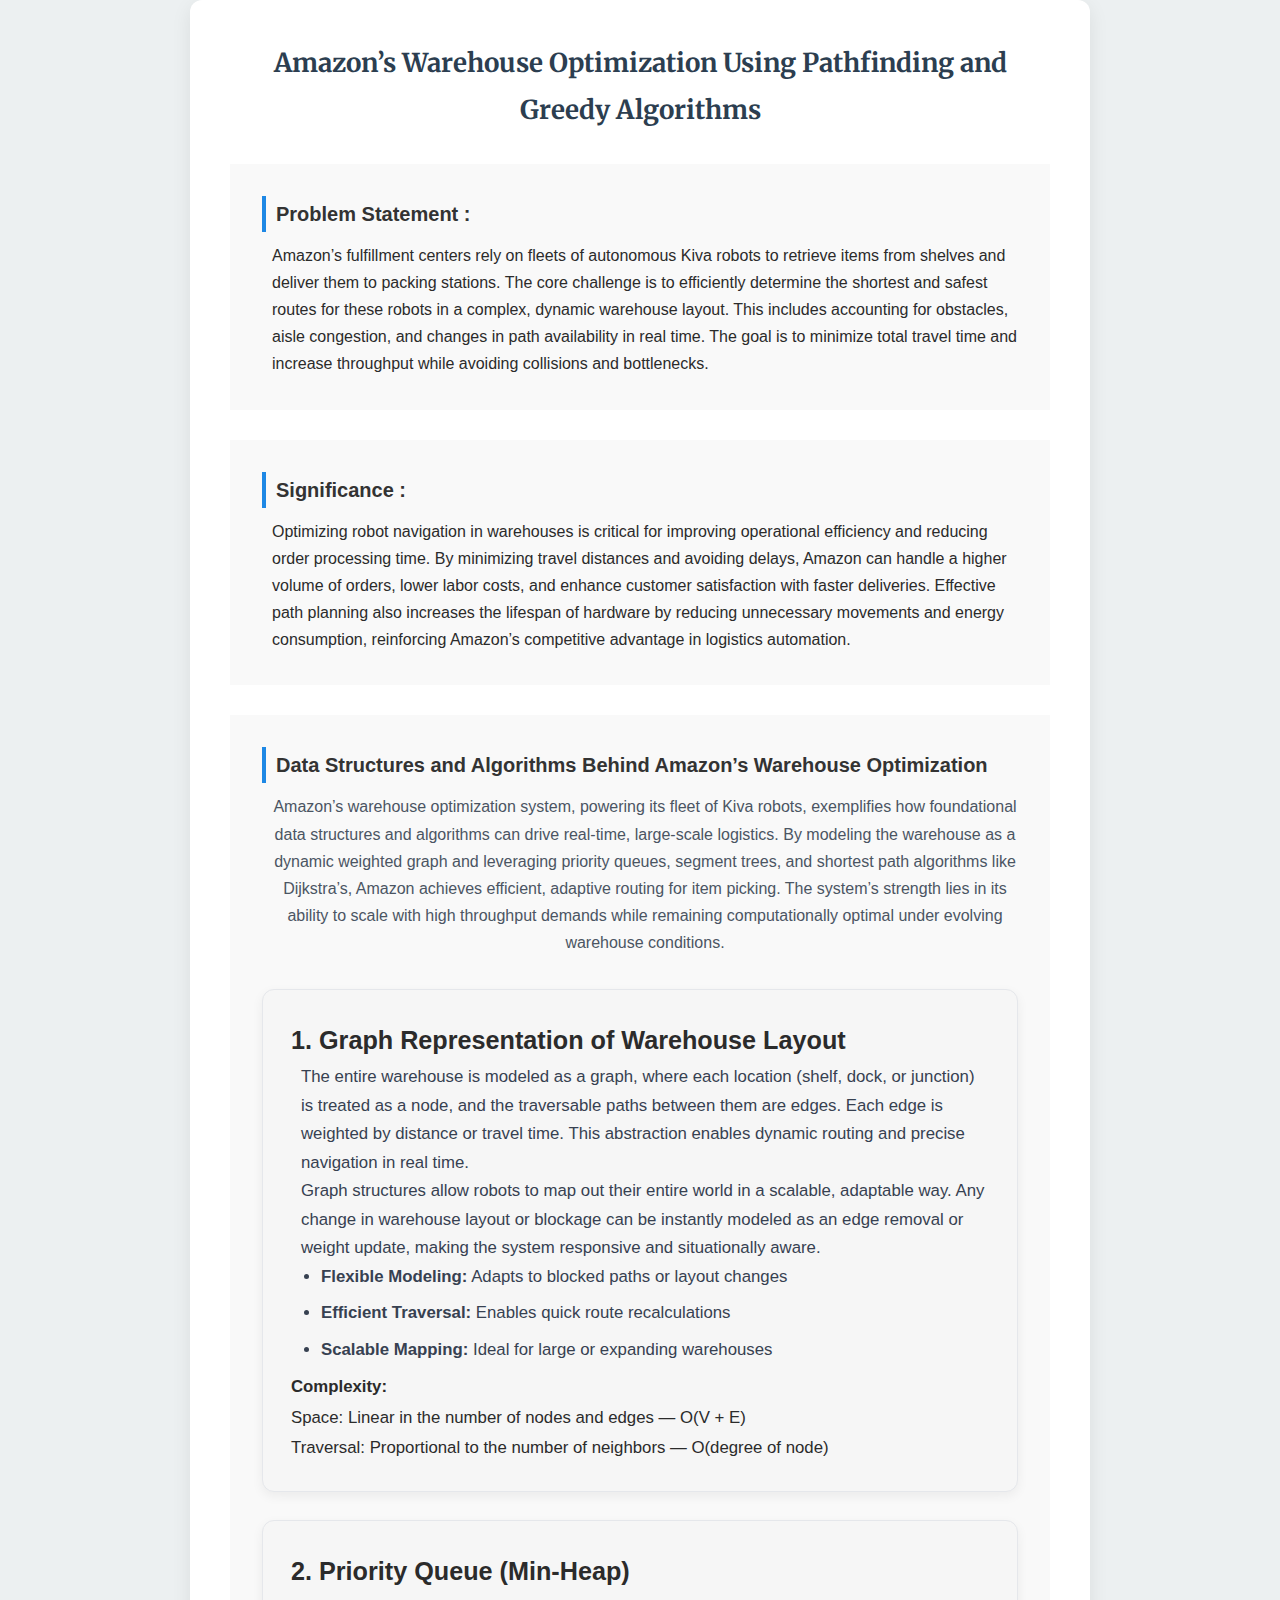
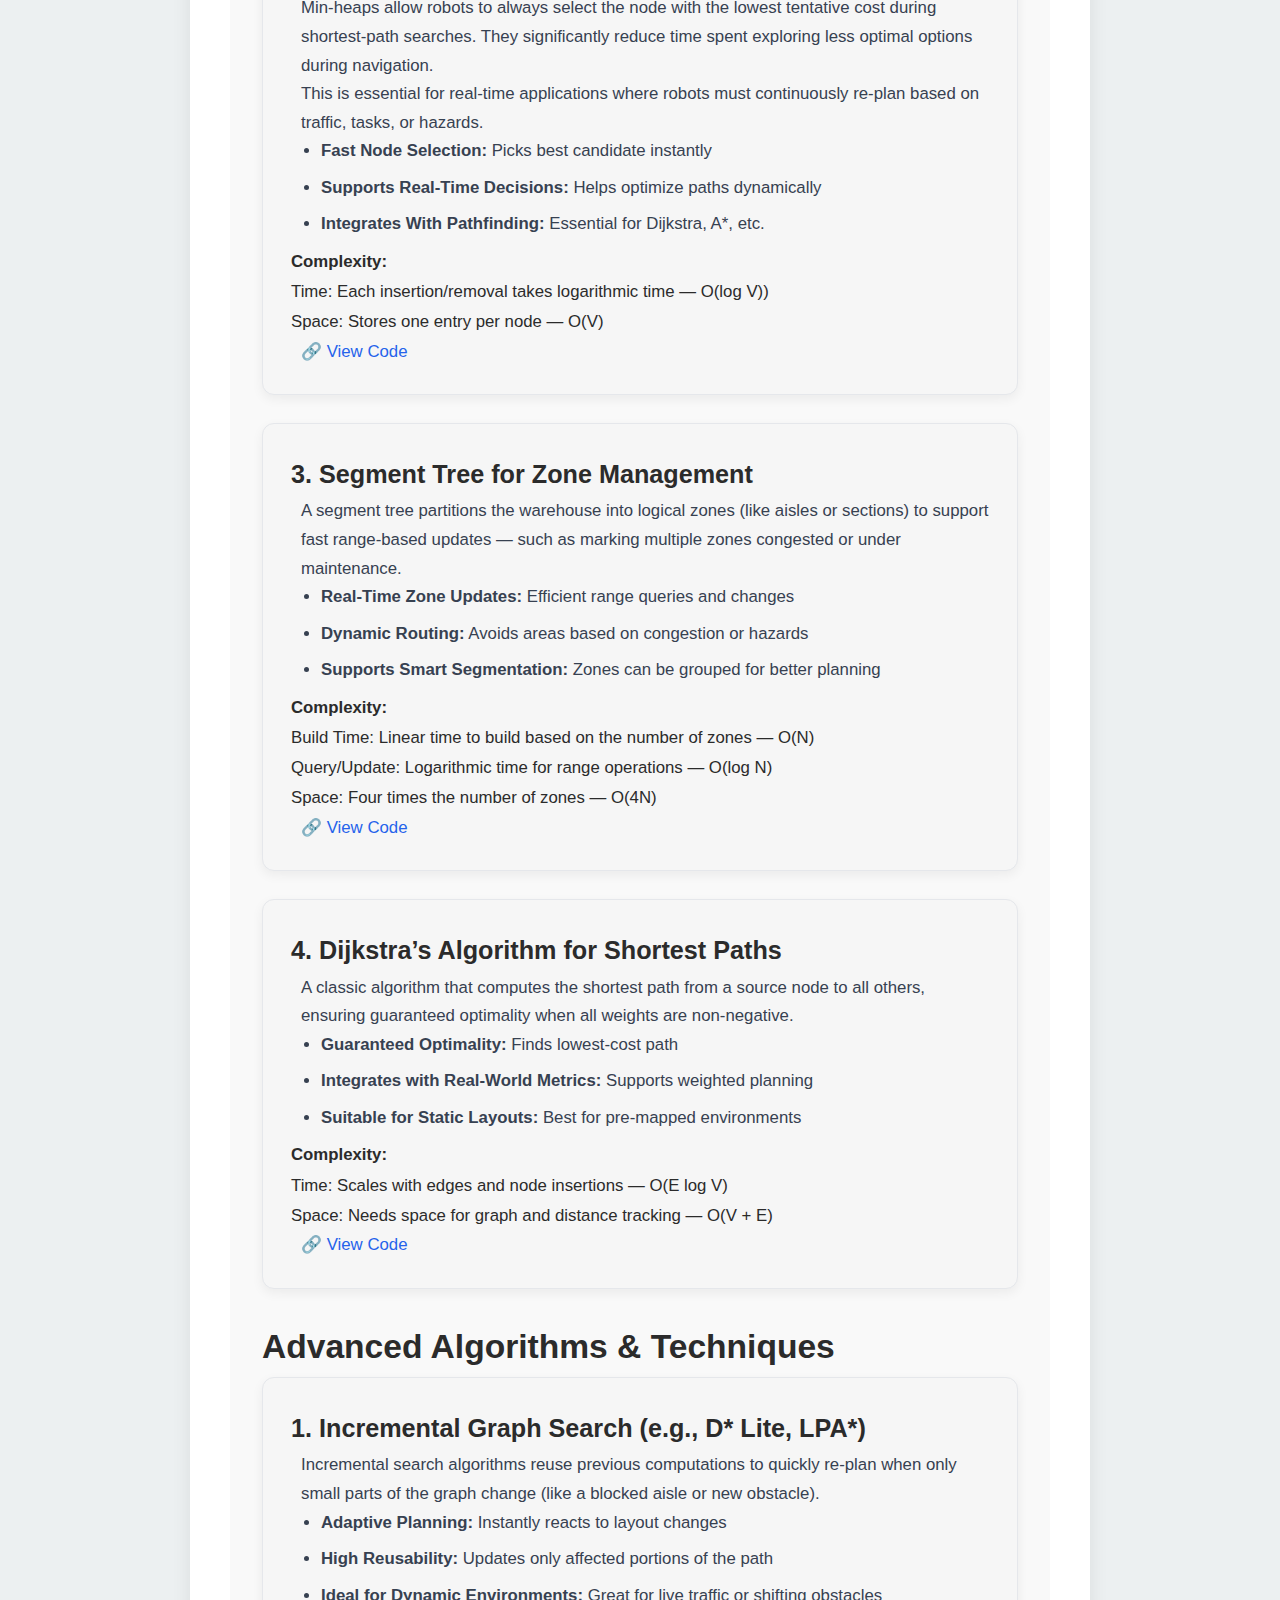
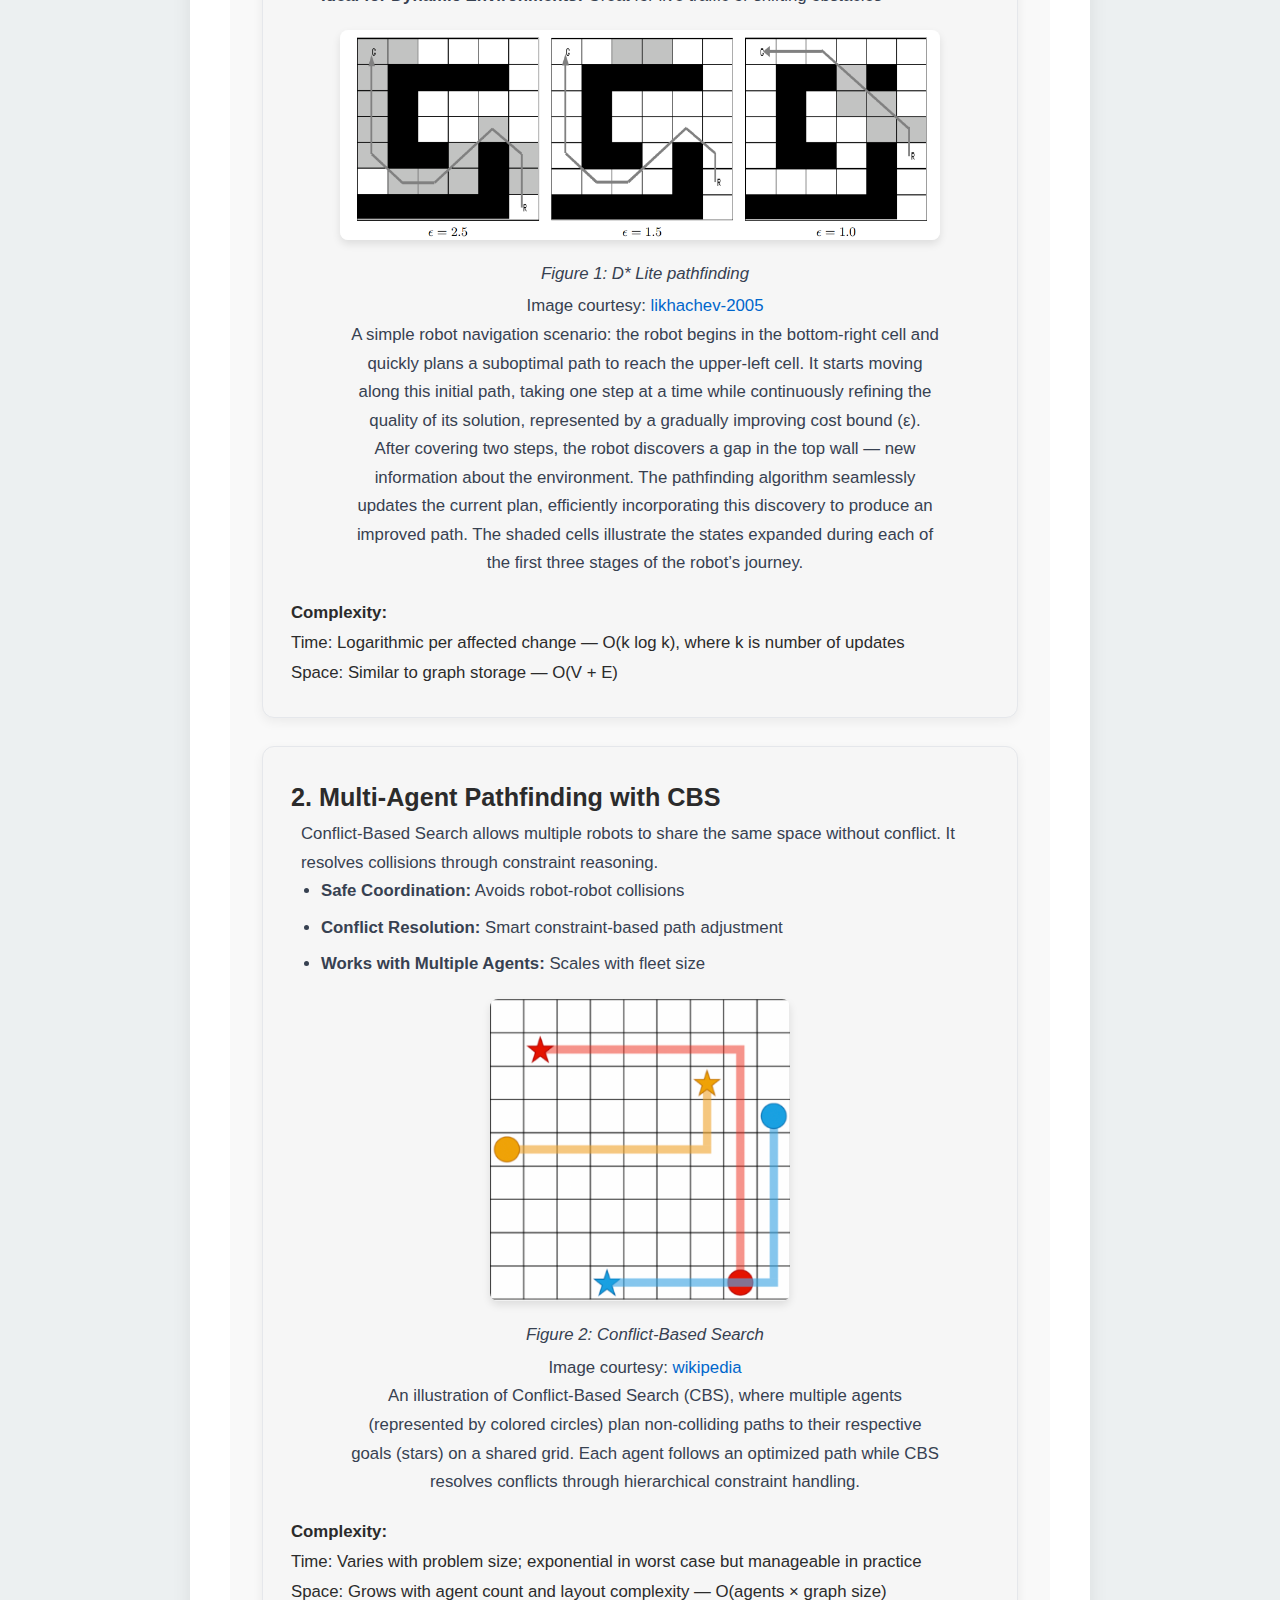
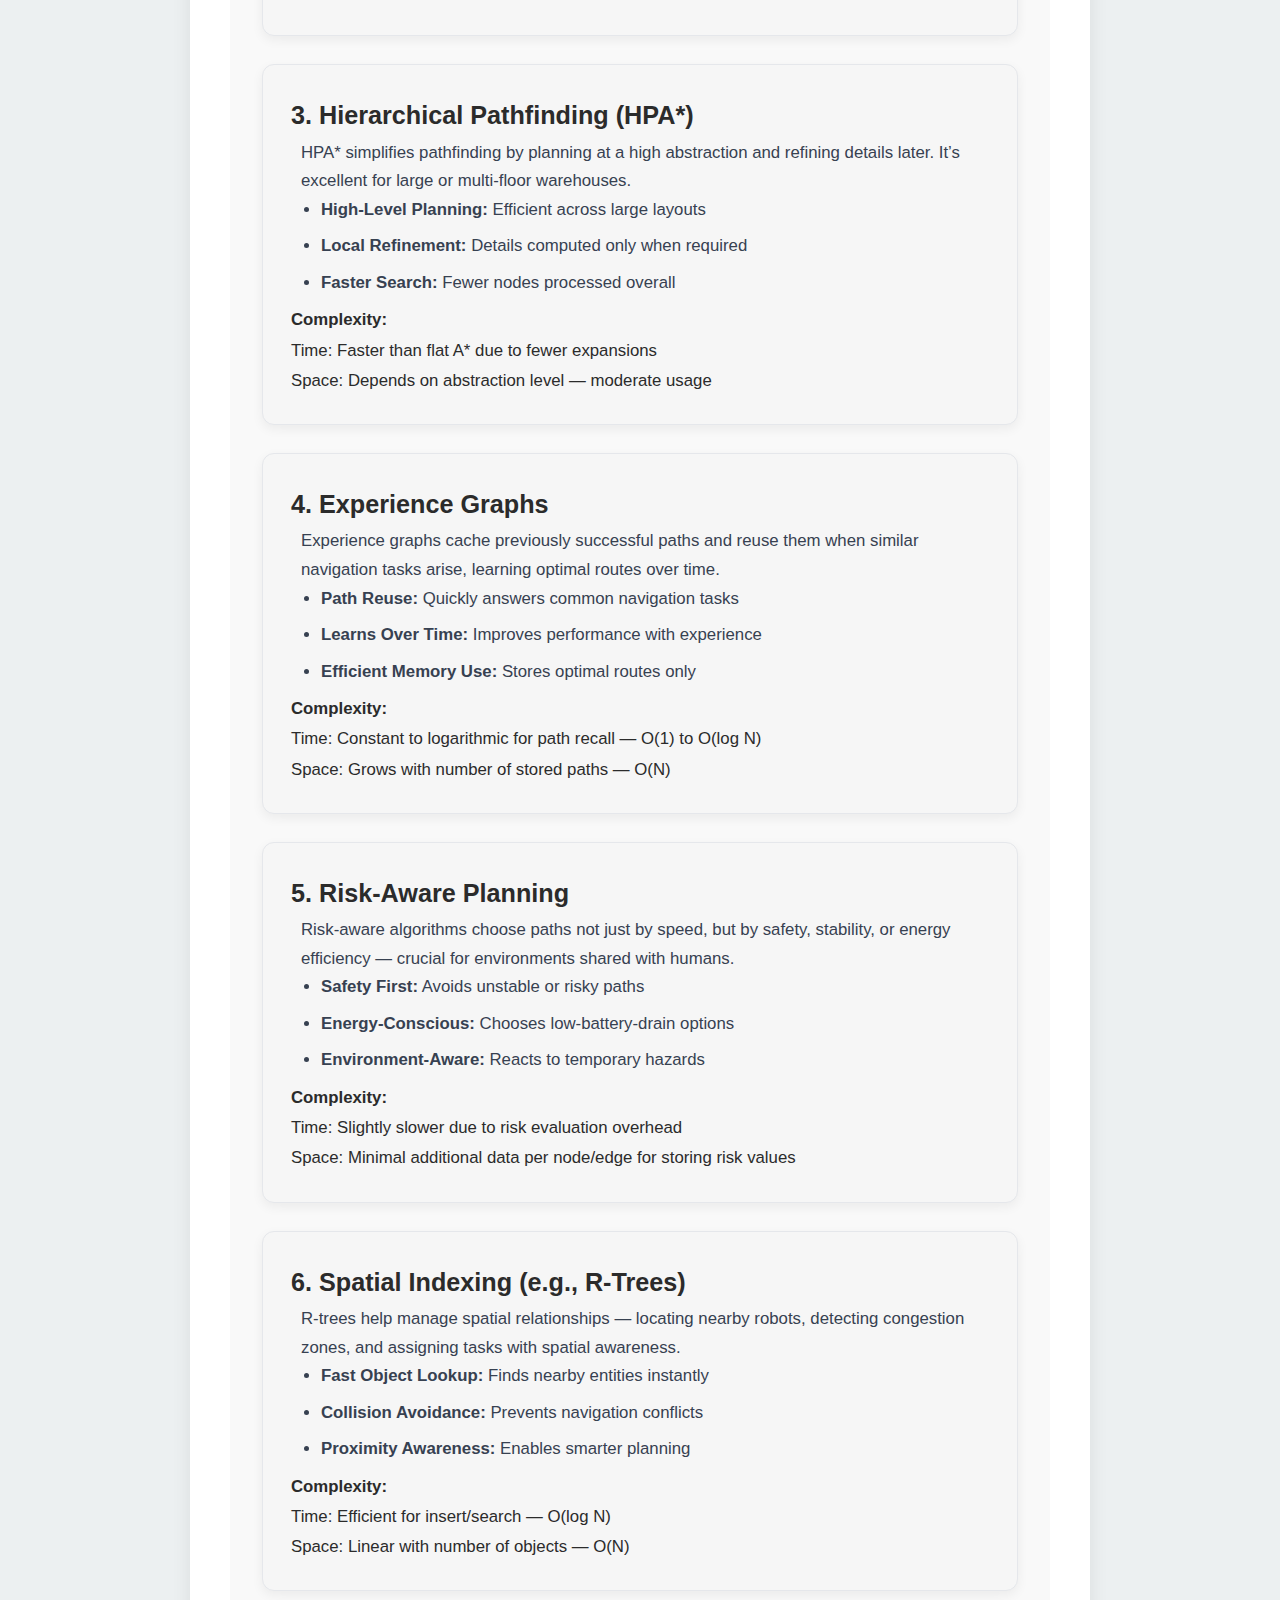
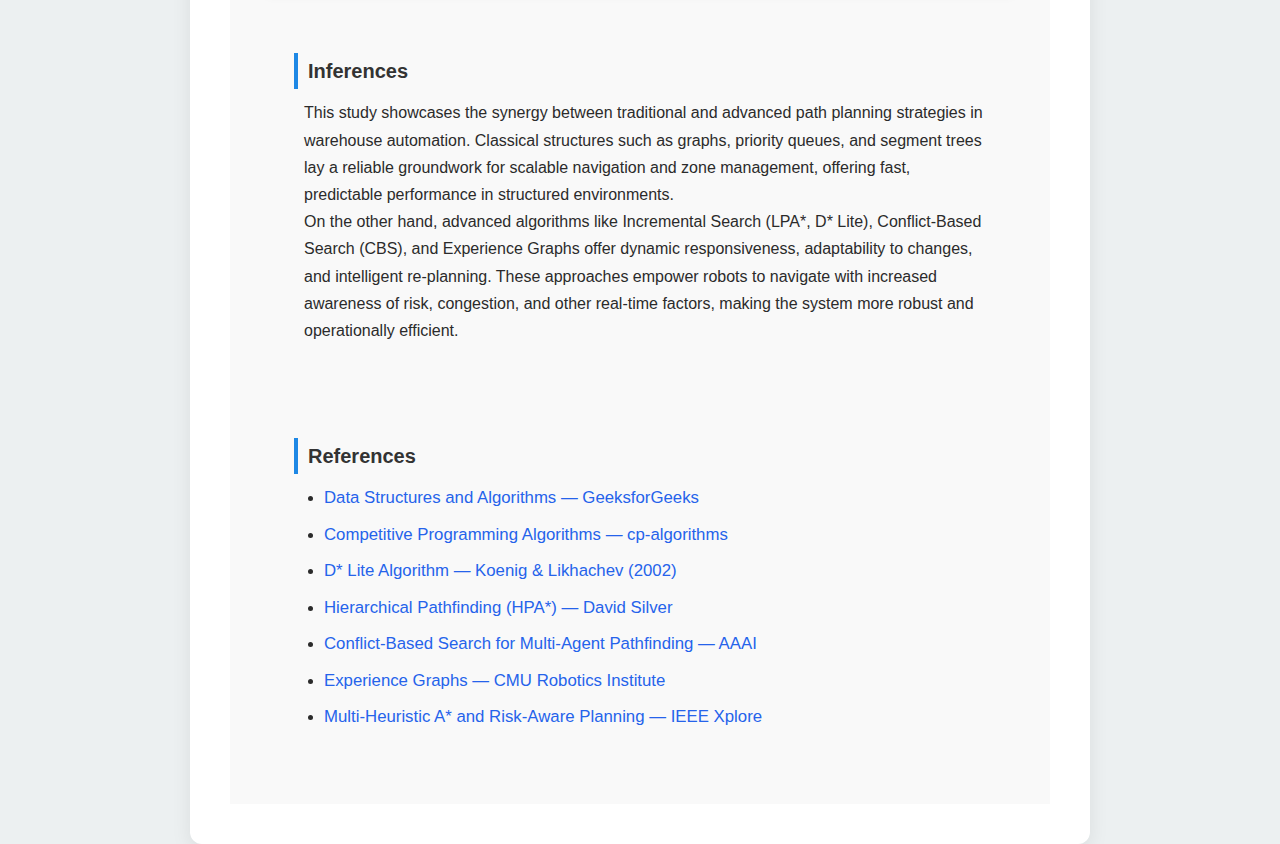
<file: case3.html>
<!DOCTYPE html>
<html lang="en">
<head>
    <meta charset="UTF-8">
    <meta name="viewport" content="width=device-width, initial-scale=1.0">
    <title>Amazon's Warehouse Optimization</title>
      <!-- Google Fonts -->
    <link rel="preconnect" href="https://fonts.googleapis.com" />
    <link rel="preconnect" href="https://fonts.gstatic.com" crossorigin />
    <link href="https://fonts.googleapis.com/css2?family=Merriweather:wght@700&family=Open+Sans:wght@400;600&display=swap" rel="stylesheet" />
    <!-- External Stylesheet -->
    <link rel="stylesheet" href="style.css" />
</head>
<body>
<!-- Business Case 3 Start -->
<div class="business-case">
  <h3 class="case-title">Amazon’s Warehouse Optimization Using Pathfinding and Greedy Algorithms</h3>

  <div class="case-subsection">
    <h4> Problem Statement : </h4>
    <p>Amazon’s fulfillment centers rely on fleets of autonomous Kiva robots to retrieve items from shelves and deliver them to packing stations. The core challenge is to efficiently determine the shortest and safest routes for these robots in a complex, dynamic warehouse layout. 
    This includes accounting for obstacles, aisle congestion, and changes in path availability in real time. The goal is to minimize total travel time and increase throughput while avoiding collisions and bottlenecks.</p>
  </div>

  <div class="case-subsection">
    <h4>Significance : </h4>
    <p>Optimizing robot navigation in warehouses is critical for improving operational efficiency and reducing order processing time. By minimizing travel distances and avoiding delays, Amazon can handle a higher volume of orders, lower labor costs, and enhance customer satisfaction with faster deliveries. Effective path planning also increases the lifespan of hardware by reducing unnecessary movements and energy consumption, reinforcing Amazon’s competitive advantage in logistics automation.</p>
  </div>


  
<div class="case-subsection">
  <h4>Data Structures and Algorithms Behind Amazon’s Warehouse Optimization</h4>
  <p class="intro-text">
Amazon’s warehouse optimization system, powering its fleet of Kiva robots, exemplifies how foundational data structures and algorithms can drive real-time, large-scale logistics. By modeling the warehouse as a dynamic weighted graph and leveraging priority queues, segment trees, and shortest path algorithms like Dijkstra’s, Amazon achieves efficient, adaptive routing for item picking. The system’s strength lies in its ability to scale with high throughput demands while remaining computationally optimal under evolving warehouse conditions.  </p>

<div class="card">
    <h2>1. Graph Representation of Warehouse Layout</h2>
    <p>The entire warehouse is modeled as a graph, where each location (shelf, dock, or junction) is treated as a node, and the traversable paths between them are edges. Each edge is weighted by distance or travel time. This abstraction enables dynamic routing and precise navigation in real time.</p>
    <p>Graph structures allow robots to map out their entire world in a scalable, adaptable way. Any change in warehouse layout or blockage can be instantly modeled as an edge removal or weight update, making the system responsive and situationally aware.</p>
    <div class="highlights">
      
    
      <ul>
        <li><strong>Flexible Modeling:</strong> Adapts to blocked paths or layout changes</li>
        <li><strong>Efficient Traversal:</strong> Enables quick route recalculations</li>
        <li><strong>Scalable Mapping:</strong> Ideal for large or expanding warehouses</li>
      </ul>
    </div>
    <div class="complexity">
      <strong>Complexity:</strong><br>
      Space: Linear in the number of nodes and edges — O(V + E)<br>
      Traversal: Proportional to the number of neighbors — O(degree of node)
    </div>
  </div>

  <div class="card">
    <h2>2. Priority Queue (Min-Heap)</h2>
    <p>Min-heaps allow robots to always select the node with the lowest tentative cost during shortest-path searches. They significantly reduce time spent exploring less optimal options during navigation.</p>
    <p>This is essential for real-time applications where robots must continuously re-plan based on traffic, tasks, or hazards.</p>
    <div class="highlights">
      
      <ul>
        <li><strong>Fast Node Selection:</strong> Picks best candidate instantly</li>
        <li><strong>Supports Real-Time Decisions:</strong> Helps optimize paths dynamically</li>
        <li><strong>Integrates With Pathfinding:</strong> Essential for Dijkstra, A*, etc.</li>
      </ul>
    </div>
    <div class="complexity">
      <strong>Complexity:</strong><br>
      Time: Each insertion/removal takes logarithmic time — O(log V))<br>
      Space: Stores one entry per node — O(V)
    </div>

     <p><a href="https://github.com/DrushtiGP/Drushti-sPortfolio/blob/main/adjacency_matrix.cpp" target="_blank">🔗 View Code</a></p>
  </div>

  <div class="card">
    <h2>3. Segment Tree for Zone Management</h2>
    <p>A segment tree partitions the warehouse into logical zones (like aisles or sections) to support fast range-based updates — such as marking multiple zones congested or under maintenance.</p>
    <div class="highlights">
    
      <ul>
        <li><strong>Real-Time Zone Updates:</strong> Efficient range queries and changes</li>
        <li><strong>Dynamic Routing:</strong> Avoids areas based on congestion or hazards</li>
        <li><strong>Supports Smart Segmentation:</strong> Zones can be grouped for better planning</li>
      </ul>
    </div>
    <div class="complexity">
      <strong>Complexity:</strong><br>
      Build Time: Linear time to build based on the number of zones — O(N)<br>
      Query/Update: Logarithmic time for range operations — O(log N)<br>
      Space: Four times the number of zones — O(4N)
    </div>
     <p><a href="https://github.com/DrushtiGP/Drushti-sPortfolio/blob/main/segment_tree.cpp" target="_blank">🔗 View Code</a></p>
  </div>

  <div class="card">
    <h2>4. Dijkstra’s Algorithm for Shortest Paths</h2>
    <p>A classic algorithm that computes the shortest path from a source node to all others, ensuring guaranteed optimality when all weights are non-negative.</p>
    <div class="highlights">
      
      <ul>
        <li><strong>Guaranteed Optimality:</strong> Finds lowest-cost path</li>
        <li><strong>Integrates with Real-World Metrics:</strong> Supports weighted planning</li>
        <li><strong>Suitable for Static Layouts:</strong> Best for pre-mapped environments</li>
      </ul>
    </div>
    <div class="complexity">
      <strong>Complexity:</strong><br>
      Time: Scales with edges and node insertions — O(E log V)<br>
      Space: Needs space for graph and distance tracking — O(V + E)
    </div>
     <p><a href="https://github.com/DrushtiGP/Drushti-sPortfolio/blob/main/Dijakstra's_algo.cpp" target="_blank">🔗 View Code</a></p>
  </div>

  <h1><span class="rocket"></span>Advanced Algorithms & Techniques</h1>

  <div class="card">
    <h2>1. Incremental Graph Search (e.g., D* Lite, LPA*)</h2>
    <p>Incremental search algorithms reuse previous computations to quickly re-plan when only small parts of the graph change (like a blocked aisle or new obstacle).</p>
    <div class="highlights">
      
      <ul>
        <li><strong>Adaptive Planning:</strong> Instantly reacts to layout changes</li>
        <li><strong>High Reusability:</strong> Updates only affected portions of the path</li>
        <li><strong>Ideal for Dynamic Environments:</strong> Great for live traffic or shifting obstacles</li>
      </ul>
    </div>

    <div class="image-wrapper">
      <img src="D_lite.png" alt="Check membership" class="case-image" />
      <p class="image-caption">Figure 1: D* Lite pathfinding</p>
      <p class="image-courtesy">
        Image courtesy: 
        <a href="https://www.cs.cmu.edu/~ggordon/likhachev-etal.anytime-dstar.pdf" target="_blank" rel="noopener noreferrer">
          likhachev-2005
        </a>
      </p>
      <p>
       A simple robot navigation scenario: the robot begins in the bottom-right cell and quickly plans a suboptimal path to reach the upper-left cell. It starts moving along this initial path, taking one step at a time while continuously refining the quality of its solution, represented by a gradually improving cost bound (ε). After covering two steps, the robot discovers a gap in the top wall — new information about the environment. The pathfinding algorithm seamlessly updates the current plan, efficiently incorporating this discovery to produce an improved path.
        The shaded cells illustrate the states expanded during each of the first three stages of the robot’s journey.

      </p>
    </div>
    <div class="complexity">
      <strong>Complexity:</strong><br>
      Time: Logarithmic per affected change — O(k log k), where k is number of updates<br>
      Space: Similar to graph storage — O(V + E)
    </div>
  </div>

  <div class="card">
    <h2>2. Multi-Agent Pathfinding with CBS</h2>
    <p>Conflict-Based Search allows multiple robots to share the same space without conflict. It resolves collisions through constraint reasoning.</p>
    <div class="highlights">
     
      <ul>
        <li><strong>Safe Coordination:</strong> Avoids robot-robot collisions</li>
        <li><strong>Conflict Resolution:</strong> Smart constraint-based path adjustment</li>
        <li><strong>Works with Multiple Agents:</strong> Scales with fleet size</li>
      </ul>
    </div>
    <div class="image-wrapper">
  <img src="CBS.png" alt="CBS" class="case-image" style="width: 50%; height: auto;" />
  <p class="image-caption">Figure 2: Conflict-Based Search</p>
  <p class="image-courtesy">
    Image courtesy: 
    <a href="https://www.enjoyalgorithms.com/blog/bloom-filter" target="_blank" rel="noopener noreferrer">
      wikipedia
    </a>
  </p>
  <p>
    An illustration of Conflict-Based Search (CBS), where multiple agents (represented by colored circles) plan non-colliding paths to their respective goals (stars) on a shared grid.
     Each agent follows an optimized path while CBS resolves conflicts through hierarchical constraint handling.
  </p>
</div>

    <div class="complexity">
      <strong>Complexity:</strong><br>
      Time: Varies with problem size; exponential in worst case but manageable in practice<br>
      Space: Grows with agent count and layout complexity — O(agents × graph size)
    </div>
  </div>

  <div class="card">
    <h2>3. Hierarchical Pathfinding (HPA*)</h2>
    <p>HPA* simplifies pathfinding by planning at a high abstraction and refining details later. It’s excellent for large or multi-floor warehouses.</p>
    <div class="highlights">
      
      <ul>
        <li><strong>High-Level Planning:</strong> Efficient across large layouts</li>
        <li><strong>Local Refinement:</strong> Details computed only when required</li>
        <li><strong>Faster Search:</strong> Fewer nodes processed overall</li>
      </ul>
    </div>
    <div class="complexity">
      <strong>Complexity:</strong><br>
      Time: Faster than flat A* due to fewer expansions<br>
      Space: Depends on abstraction level — moderate usage


    </div>
  </div>

  <div class="card">
    <h2>4. Experience Graphs</h2>
    <p>Experience graphs cache previously successful paths and reuse them when similar navigation tasks arise, learning optimal routes over time.</p>
    <div class="highlights">
      
      <ul>
        <li><strong>Path Reuse:</strong> Quickly answers common navigation tasks</li>
        <li><strong>Learns Over Time:</strong> Improves performance with experience</li>
        <li><strong>Efficient Memory Use:</strong> Stores optimal routes only</li>
      </ul>
    </div>
    <div class="complexity">
      <strong>Complexity:</strong><br>
      Time: Constant to logarithmic for path recall — O(1) to O(log N)<br>
      Space: Grows with number of stored paths — O(N)
    </div>
  </div>

  <div class="card">
    <h2>5. Risk-Aware Planning</h2>
    <p>Risk-aware algorithms choose paths not just by speed, but by safety, stability, or energy efficiency — crucial for environments shared with humans.</p>
    <div class="highlights">
      
      <ul>
        <li><strong>Safety First:</strong> Avoids unstable or risky paths</li>
        <li><strong>Energy-Conscious:</strong> Chooses low-battery-drain options</li>
        <li><strong>Environment-Aware:</strong> Reacts to temporary hazards</li>
      </ul>
    </div>
    <div class="complexity">
      <strong>Complexity:</strong><br>
      Time: Slightly slower due to risk evaluation overhead<br>
      Space: Minimal additional data per node/edge for storing risk values
    </div>
  </div>

  <div class="card">
    <h2>6. Spatial Indexing (e.g., R-Trees)</h2>
    <p>R-trees help manage spatial relationships — locating nearby robots, detecting congestion zones, and assigning tasks with spatial awareness.</p>
    <div class="highlights">
      
      <ul>
        <li><strong>Fast Object Lookup:</strong> Finds nearby entities instantly</li>
        <li><strong>Collision Avoidance:</strong> Prevents navigation conflicts</li>
        <li><strong>Proximity Awareness:</strong> Enables smarter planning</li>
      </ul>
    </div>
    <div class="complexity">
      <strong>Complexity:</strong><br>
      Time: Efficient for insert/search — O(log N)<br>
     Space: Linear with number of objects — O(N)
    </div>
  </div>
<div class="case-subsection">
  <h4>Inferences</h4>
  <p>
    This study showcases the synergy between traditional and advanced path planning strategies in warehouse automation. Classical structures such as graphs, priority queues, and segment trees lay a reliable groundwork for scalable navigation and zone management, offering fast, predictable performance in structured environments.
  </p>
  <p>
    On the other hand, advanced algorithms like Incremental Search (LPA*, D* Lite), Conflict-Based Search (CBS), and Experience Graphs offer dynamic responsiveness, adaptability to changes, and intelligent re-planning. These approaches empower robots to navigate with increased awareness of risk, congestion, and other real-time factors, making the system more robust and operationally efficient.
  </p>
</div>

<div class="case-subsection">
  <h4>References</h4>
  <ul>
    <li>
      <a href="https://www.geeksforgeeks.org" target="_blank" rel="noopener noreferrer">
        Data Structures and Algorithms — GeeksforGeeks
      </a>
    </li>
    <li>
      <a href="https://cp-algorithms.com/" target="_blank" rel="noopener noreferrer">
        Competitive Programming Algorithms — cp-algorithms
      </a>
    </li>
    <li>
      <a href="https://idm-lab.org/bib/abstracts/papers/aaai02b.pdf" target="_blank" rel="noopener noreferrer">
        D* Lite Algorithm — Koenig & Likhachev (2002)
      </a>
    </li>
    <li>
      <a href="https://www.cs.cmu.edu/~dsilver/pub/coop_path.pdf" target="_blank" rel="noopener noreferrer">
        Hierarchical Pathfinding (HPA*) — David Silver
      </a>
    </li>
    <li>
      <a href="https://www.aaai.org/ocs/index.php/AAAI/AAAI15/paper/view/9817" target="_blank" rel="noopener noreferrer">
        Conflict-Based Search for Multi-Agent Pathfinding — AAAI
      </a>
    </li>
    <li>
      <a href="https://www.ri.cmu.edu/pub_files/2011/8/phillips_experience_icra2011.pdf" target="_blank" rel="noopener noreferrer">
        Experience Graphs — CMU Robotics Institute
      </a>
    </li>
    <li>
      <a href="https://ieeexplore.ieee.org/document/7487255" target="_blank" rel="noopener noreferrer">
        Multi-Heuristic A* and Risk-Aware Planning — IEEE Xplore
      </a>
    </li>
  </ul>
</div>



<!-- Business Case 3 End -->

</body>
</html>
</file>
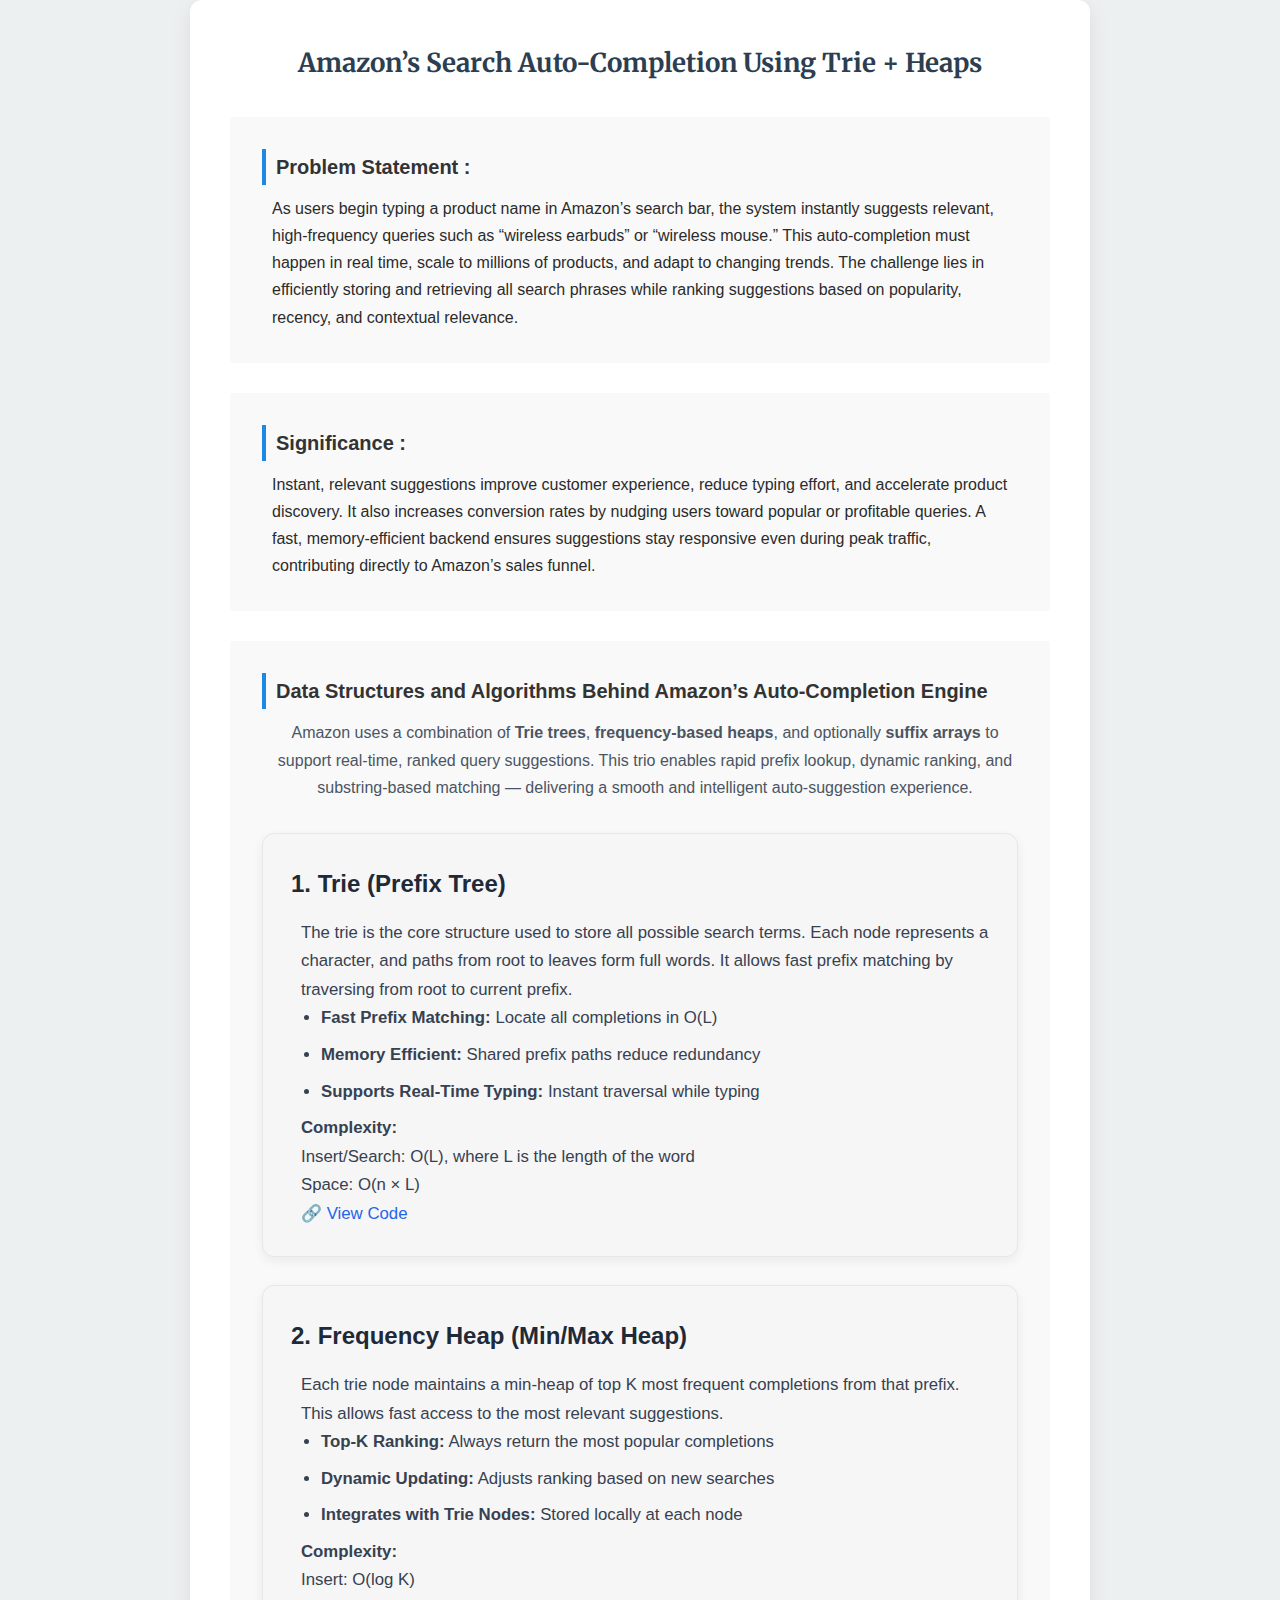
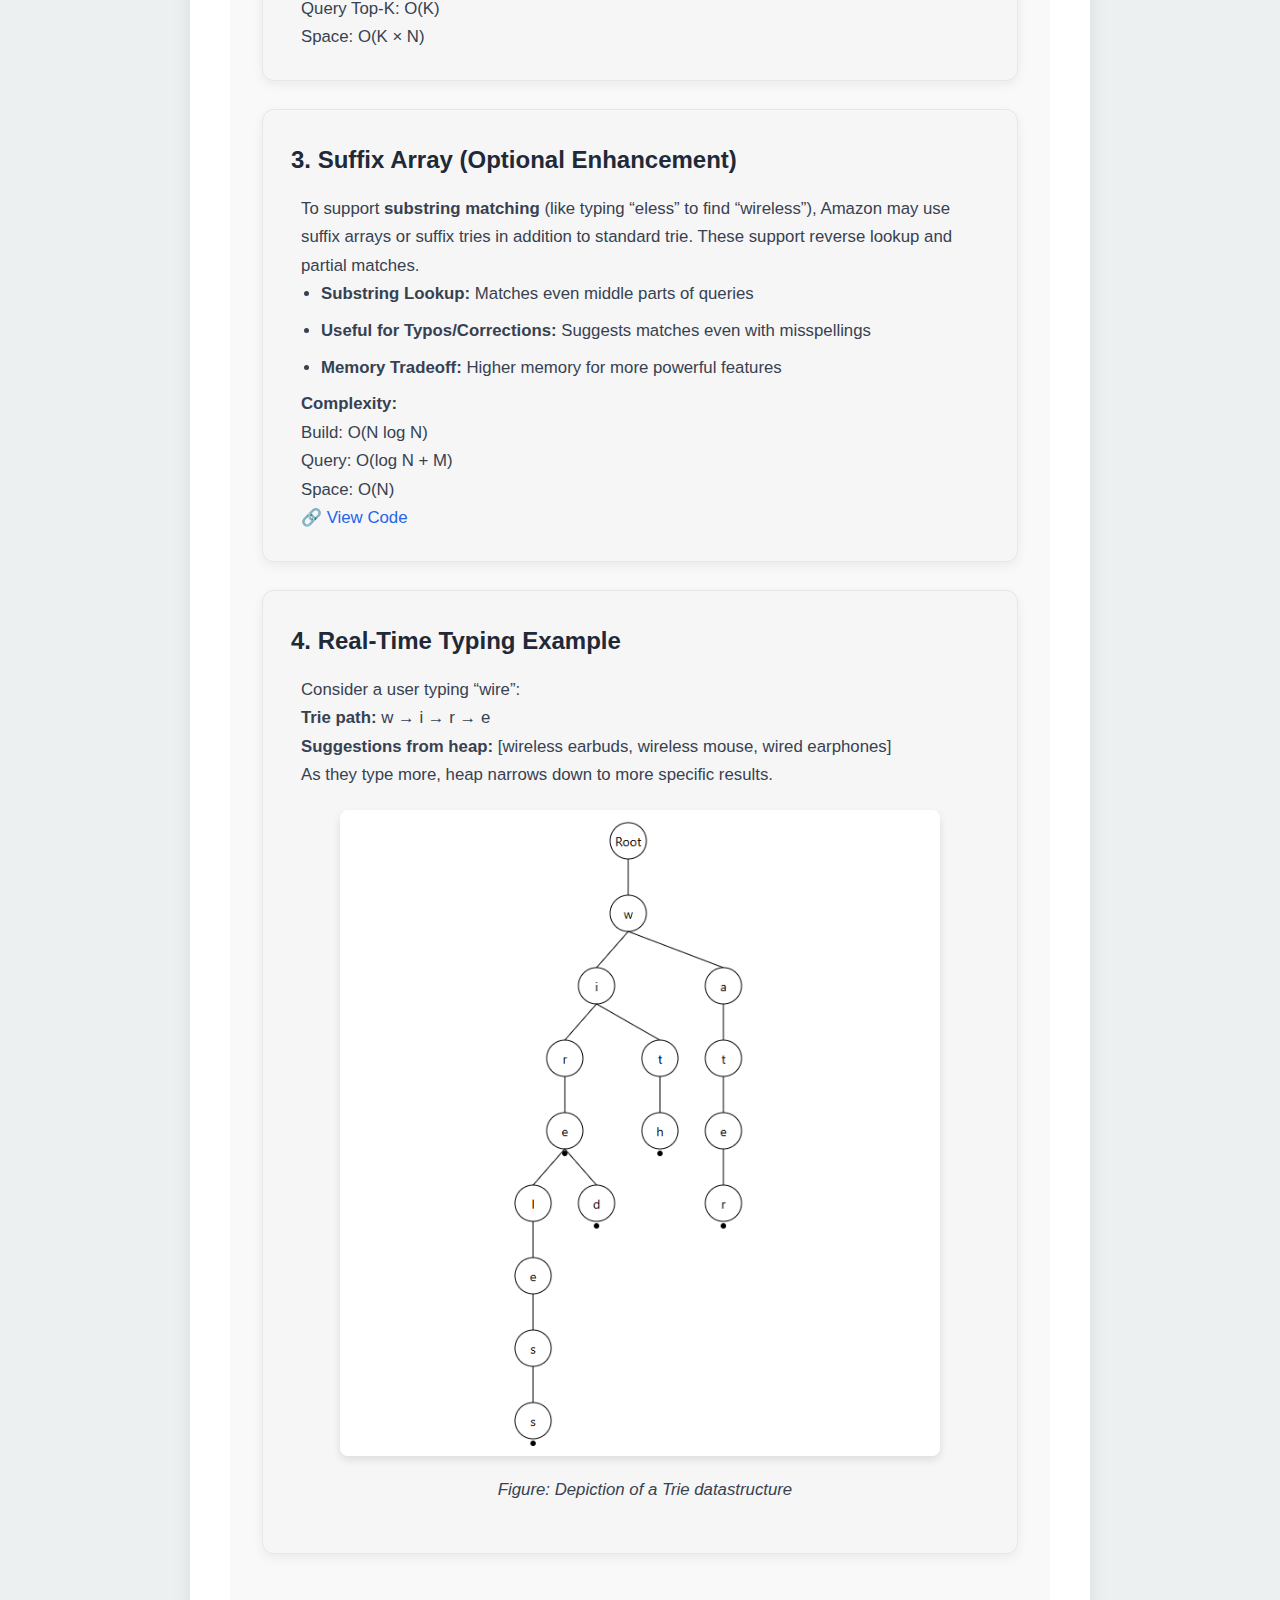
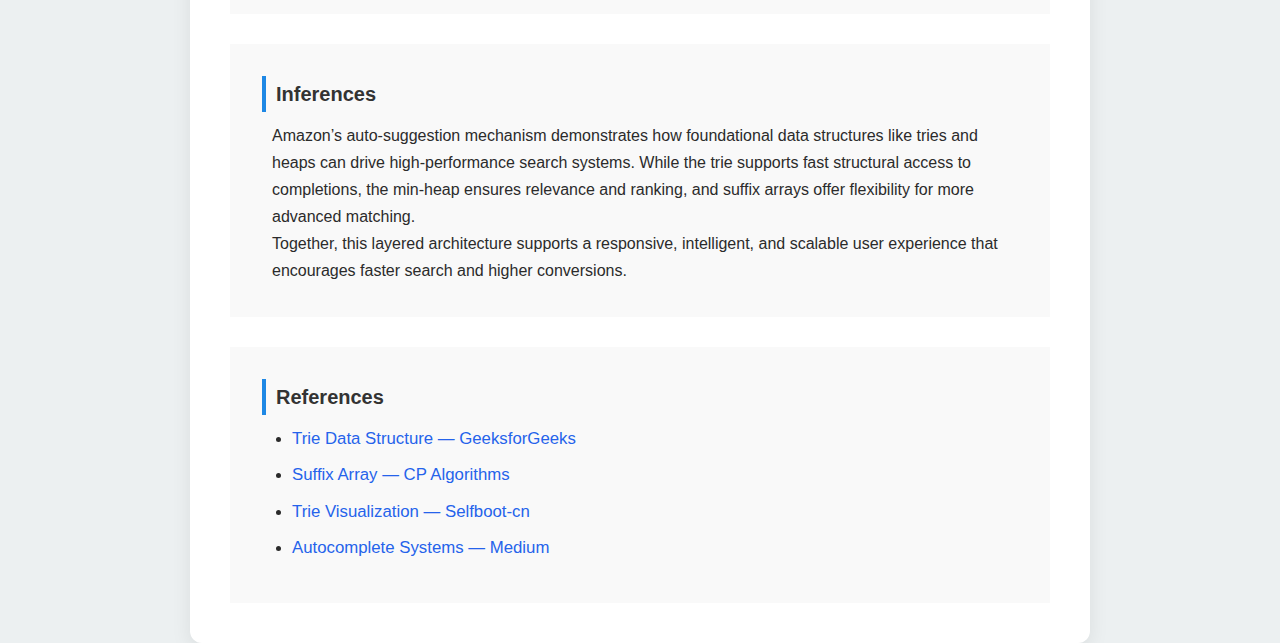
<file: case4.html>
<!DOCTYPE html>
<html lang="en">
<head>
    <meta charset="UTF-8">
    <meta name="viewport" content="width=device-width, initial-scale=1.0">
    <title>Amazon's search auto completion</title>
      <!-- Google Fonts -->
    <link rel="preconnect" href="https://fonts.googleapis.com" />
    <link rel="preconnect" href="https://fonts.gstatic.com" crossorigin />
    <link href="https://fonts.googleapis.com/css2?family=Merriweather:wght@700&family=Open+Sans:wght@400;600&display=swap" rel="stylesheet" />
    <!-- External Stylesheet -->
    <link rel="stylesheet" href="style.css" />
</head>
<body>
<!-- Business Case  Start -->
<!-- Business Case 4 Start -->
<div class="business-case">
  <h3 class="case-title">Amazon’s Search Auto-Completion Using Trie + Heaps</h3>

  <div class="case-subsection">
    <h4>Problem Statement :</h4>
    <p>
      As users begin typing a product name in Amazon’s search bar, the system instantly suggests relevant, high-frequency queries such as “wireless earbuds” or “wireless mouse.” 
      This auto-completion must happen in real time, scale to millions of products, and adapt to changing trends. 
      The challenge lies in efficiently storing and retrieving all search phrases while ranking suggestions based on popularity, recency, and contextual relevance.
    </p>
  </div>

  <div class="case-subsection">
    <h4>Significance :</h4>
    <p>
      Instant, relevant suggestions improve customer experience, reduce typing effort, and accelerate product discovery. 
      It also increases conversion rates by nudging users toward popular or profitable queries. 
      A fast, memory-efficient backend ensures suggestions stay responsive even during peak traffic, contributing directly to Amazon’s sales funnel.
    </p>
  </div>

  <div class="case-subsection">
    <h4>Data Structures and Algorithms Behind Amazon’s Auto-Completion Engine</h4>
    <p class="intro-text">
      Amazon uses a combination of <strong>Trie trees</strong>, <strong>frequency-based heaps</strong>, and optionally <strong>suffix arrays</strong> to support real-time, ranked query suggestions.
      This trio enables rapid prefix lookup, dynamic ranking, and substring-based matching — delivering a smooth and intelligent auto-suggestion experience.
    </p>

    <div class="card">
      <h3>1. Trie (Prefix Tree)</h3>
      <p>
        The trie is the core structure used to store all possible search terms. Each node represents a character, and paths from root to leaves form full words.
        It allows fast prefix matching by traversing from root to current prefix.
      </p>
      <ul>
        <li><strong>Fast Prefix Matching:</strong> Locate all completions in O(L)</li>
        <li><strong>Memory Efficient:</strong> Shared prefix paths reduce redundancy</li>
        <li><strong>Supports Real-Time Typing:</strong> Instant traversal while typing</li>
      </ul>
      <p><strong>Complexity:</strong><br> Insert/Search: O(L), where L is the length of the word<br> Space: O(n × L)</p>
      <p><a href="https://github.com/DrushtiGP/Drushti-sPortfolio/blob/main/trie_DS.cpp" target="_blank">🔗 View Code</a></p>
    </div>

    <div class="card">
      <h3>2. Frequency Heap (Min/Max Heap)</h3>
      <p>
        Each trie node maintains a min-heap of top K most frequent completions from that prefix. This allows fast access to the most relevant suggestions.
      </p>
      <ul>
        <li><strong>Top-K Ranking:</strong> Always return the most popular completions</li>
        <li><strong>Dynamic Updating:</strong> Adjusts ranking based on new searches</li>
        <li><strong>Integrates with Trie Nodes:</strong> Stored locally at each node</li>
      </ul>
      <p><strong>Complexity:</strong><br> Insert: O(log K)<br> Query Top-K: O(K)<br> Space: O(K × N)</p>
      
    </div>

    <div class="card">
      <h3>3. Suffix Array (Optional Enhancement)</h3>
      <p>
        To support <strong>substring matching</strong> (like typing “eless” to find “wireless”), Amazon may use suffix arrays or suffix tries in addition to standard trie.
        These support reverse lookup and partial matches.
      </p>
      <ul>
        <li><strong>Substring Lookup:</strong> Matches even middle parts of queries</li>
        <li><strong>Useful for Typos/Corrections:</strong> Suggests matches even with misspellings</li>
        <li><strong>Memory Tradeoff:</strong> Higher memory for more powerful features</li>
      </ul>
      <p><strong>Complexity:</strong><br> Build: O(N log N)<br> Query: O(log N + M)<br> Space: O(N)</p>
      <p><a href="https://github.com/DrushtiGP/Drushti-sPortfolio/blob/main/suffix_array.cpp" target="_blank">🔗 View Code</a></p>
    </div>

    <div class="card">
      <h3>4. Real-Time Typing Example</h3>
      <p>
        Consider a user typing “wire”:
        <br><strong>Trie path:</strong> w → i → r → e
        <br><strong>Suggestions from heap:</strong> [wireless earbuds, wireless mouse, wired earphones]
        <br>As they type more, heap narrows down to more specific results.
      </p>
      <div class="image-wrapper">
        <img src="Trie.png" class="case-image">
        <p class="image-caption">Figure: Depiction of a Trie datastructure</p>
      </div>
    </div>
  </div>

  <div class="case-subsection">
    <h4>Inferences</h4>
    <p>
      Amazon’s auto-suggestion mechanism demonstrates how foundational data structures like tries and heaps can drive high-performance search systems.
      While the trie supports fast structural access to completions, the min-heap ensures relevance and ranking, and suffix arrays offer flexibility for more advanced matching.
    </p>
    <p>
      Together, this layered architecture supports a responsive, intelligent, and scalable user experience that encourages faster search and higher conversions.
    </p>
  </div>

  <div class="case-subsection">
    <h4>References</h4>
    <ul>
      <li><a href="https://www.geeksforgeeks.org/trie-insert-and-search/" target="_blank" rel="noopener noreferrer">Trie Data Structure — GeeksforGeeks</a></li>
      <li><a href="https://cp-algorithms.com/string/suffix-array.html" target="_blank" rel="noopener noreferrer">Suffix Array — CP Algorithms</a></li>
        <li><a href="https://gallery.selfboot.cn/en/algorithms/trie" target="_blank" rel="noopener noreferrer">Trie Visualization — Selfboot-cn</a></li>
      <li><a href="https://towardsdatascience.com/how-autocomplete-works-under-the-hood-1e0b2bf89b9" target="_blank" rel="noopener noreferrer">Autocomplete Systems — Medium</a></li>
    </ul>
  </div>
</div>
<!-- Business Case 4 End -->


</body>
</html>
</file>
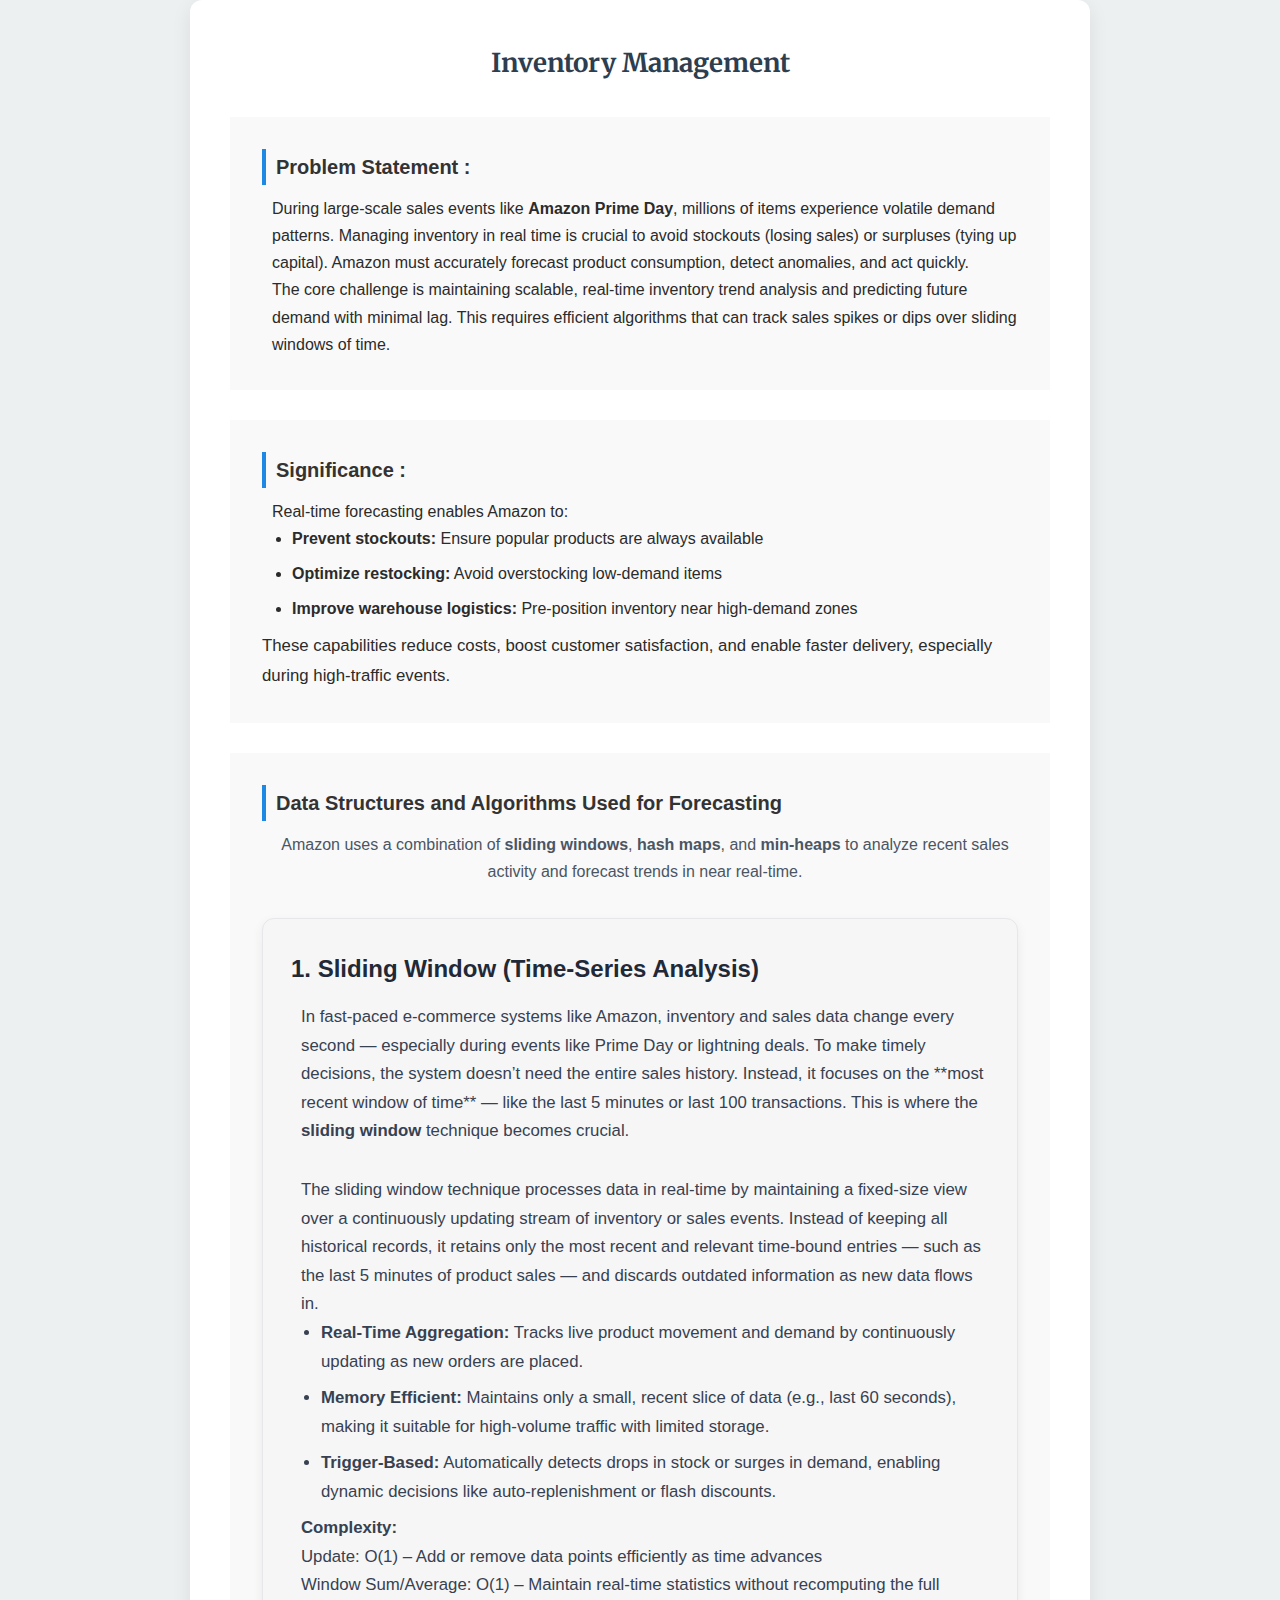
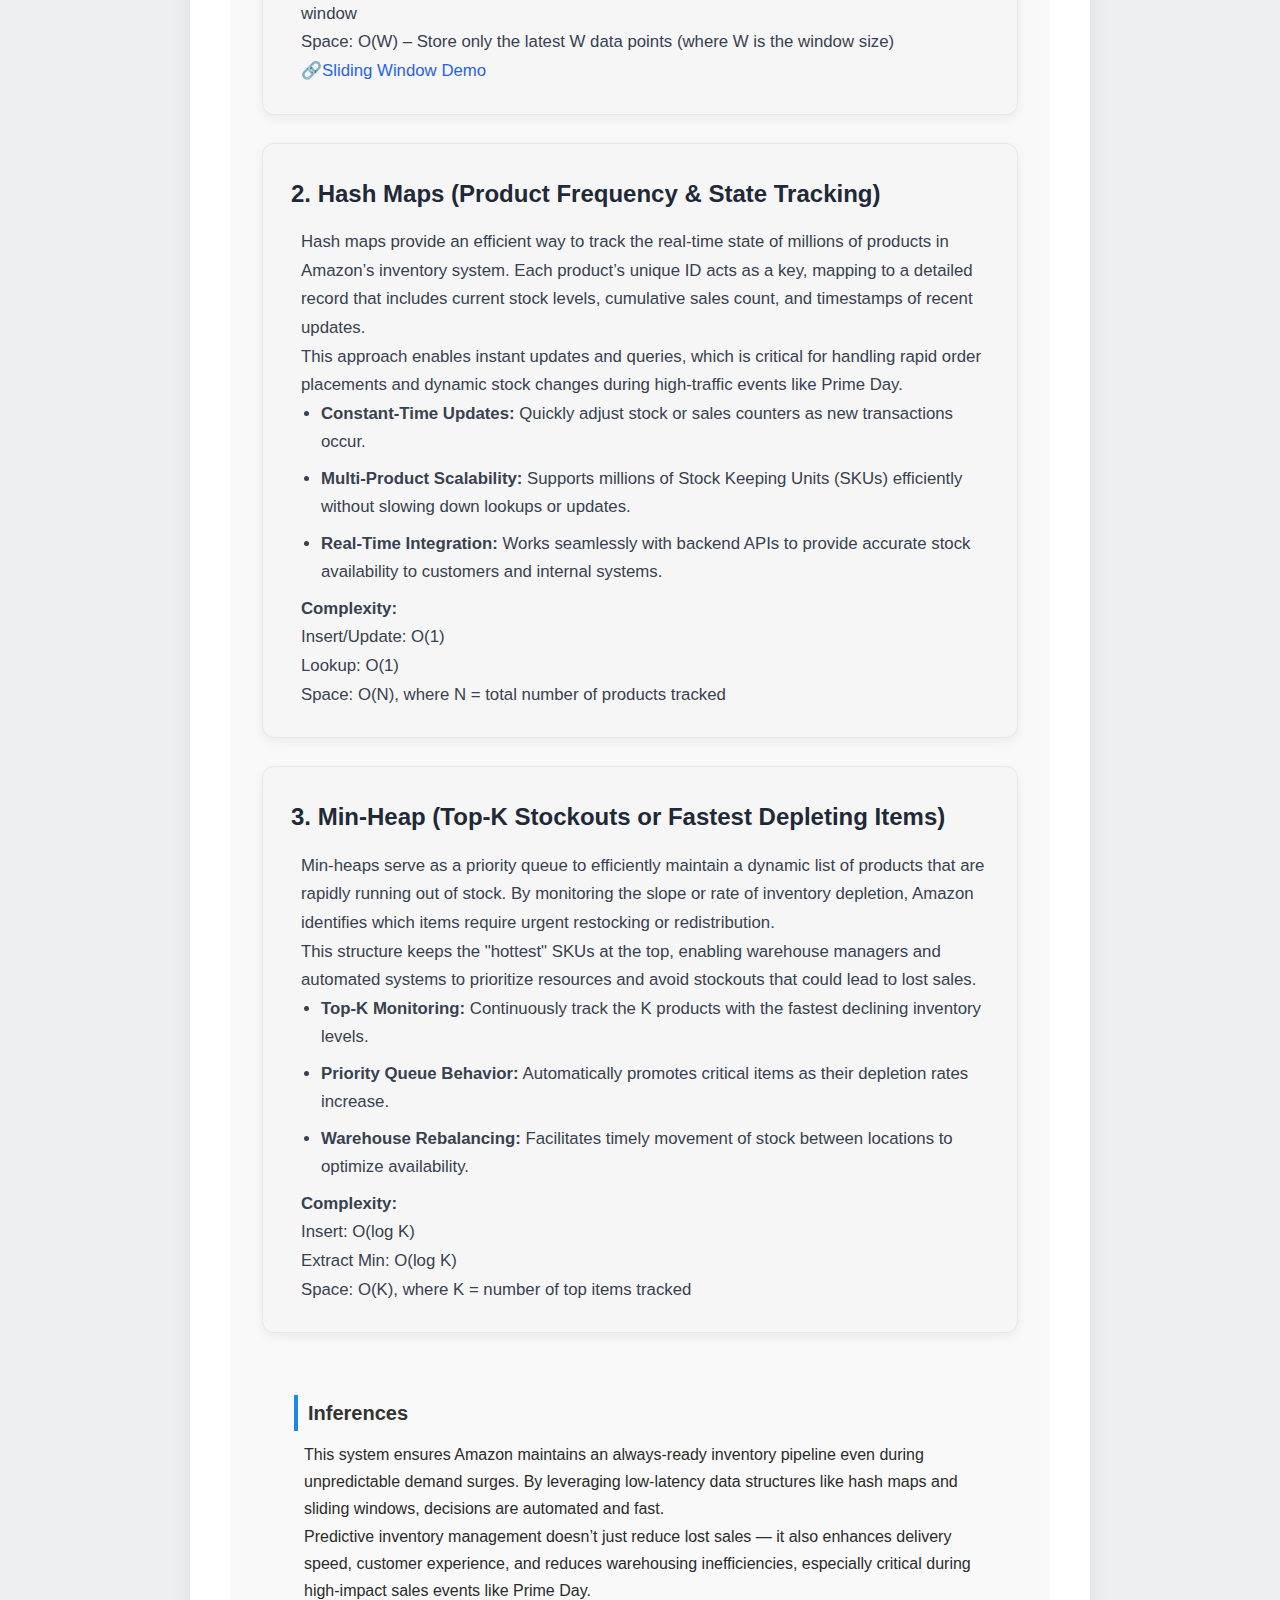
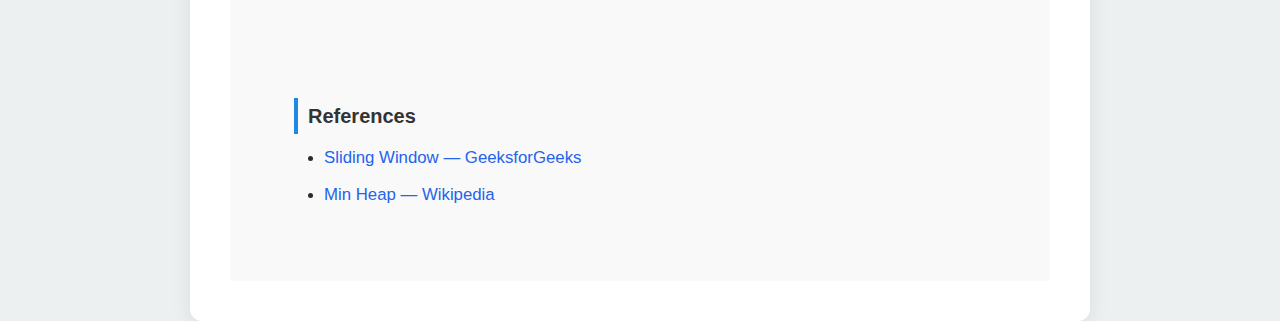
<file: case5.html>
<!DOCTYPE html>
<html lang="en">
<head>
    <meta charset="UTF-8">
    <meta name="viewport" content="width=device-width, initial-scale=1.0">
    <title>Inventory management</title>
      <!-- Google Fonts -->
    <link rel="preconnect" href="https://fonts.googleapis.com" />
    <link rel="preconnect" href="https://fonts.gstatic.com" crossorigin />
    <link href="https://fonts.googleapis.com/css2?family=Merriweather:wght@700&family=Open+Sans:wght@400;600&display=swap" rel="stylesheet" />
    <!-- External Stylesheet -->
    <link rel="stylesheet" href="style.css" />
</head>
<body>
    <!-- Business Case 4 Start -->
<div class="business-case">
  <h3 class="case-title">Inventory Management</h3>

  <div class="case-subsection">
    <h4>Problem Statement :</h4>
    <p>
      During large-scale sales events like <strong>Amazon Prime Day</strong>, millions of items experience volatile demand patterns. Managing inventory in real time is crucial to avoid stockouts (losing sales) or surpluses (tying up capital). 
      Amazon must accurately forecast product consumption, detect anomalies, and act quickly.
    </p>
    <p>
      The core challenge is maintaining scalable, real-time inventory trend analysis and predicting future demand with minimal lag. 
      This requires efficient algorithms that can track sales spikes or dips over sliding windows of time.
    </p>
  </div>

  <div class="case-subsection">
    <h4>Significance :</h4>
    <p>
      Real-time forecasting enables Amazon to:
      <ul>
        <li><strong>Prevent stockouts:</strong> Ensure popular products are always available</li>
        <li><strong>Optimize restocking:</strong> Avoid overstocking low-demand items</li>
        <li><strong>Improve warehouse logistics:</strong> Pre-position inventory near high-demand zones</li>
      </ul>
      These capabilities reduce costs, boost customer satisfaction, and enable faster delivery, especially during high-traffic events.
    </p>
  </div>

  <div class="case-subsection">
    <h4>Data Structures and Algorithms Used for Forecasting</h4>
    <p class="intro-text">
      Amazon uses a combination of <strong>sliding windows</strong>, <strong>hash maps</strong>, and <strong>min-heaps</strong> to analyze recent sales activity and forecast trends in near real-time.
    </p>

<div class="card">
  <h3>1. Sliding Window (Time-Series Analysis)</h3>
  <p>
    In fast-paced e-commerce systems like Amazon, inventory and sales data change every second — especially during events like Prime Day or lightning deals. 
    To make timely decisions, the system doesn’t need the entire sales history. Instead, it focuses on the **most recent window of time** — like the last 5 minutes or last 100 transactions. 
    This is where the <strong>sliding window</strong> technique becomes crucial.
  </p>
  <br>
   <p>
    The sliding window technique processes data in real-time by maintaining a fixed-size view over a continuously updating stream of inventory or sales events. 
    Instead of keeping all historical records, it retains only the most recent and relevant time-bound entries — such as the last 5 minutes of product sales — and discards outdated information as new data flows in.
  </p>
  <ul>
    <li><strong>Real-Time Aggregation:</strong> Tracks live product movement and demand by continuously updating as new orders are placed.</li>
    <li><strong>Memory Efficient:</strong> Maintains only a small, recent slice of data (e.g., last 60 seconds), making it suitable for high-volume traffic with limited storage.</li>
    <li><strong>Trigger-Based:</strong> Automatically detects drops in stock or surges in demand, enabling dynamic decisions like auto-replenishment or flash discounts.</li>
  </ul>
    <p><strong>Complexity:</strong></p>
    <p>Update: O(1) – Add or remove data points efficiently as time advances</p>
    <p>Window Sum/Average: O(1) – Maintain real-time statistics without recomputing the full window</p>
    <p>Space: O(W) – Store only the latest W data points (where W is the window size)</p>

    <p><a href="https://github.com/DrushtiGP/Drushti-sPortfolio/blob/main/sliding_window.cpp" target="_blank">🔗Sliding Window Demo</a></p>

</div>

    <div class="card">
  <h3>2. Hash Maps (Product Frequency & State Tracking)</h3>
  <p>
    Hash maps provide an efficient way to track the real-time state of millions of products in Amazon’s inventory system. 
    Each product’s unique ID acts as a key, mapping to a detailed record that includes current stock levels, cumulative sales count, and timestamps of recent updates.
  </p>
  <p>
    This approach enables instant updates and queries, which is critical for handling rapid order placements and dynamic stock changes during high-traffic events like Prime Day.
  </p>
  <ul>
    <li><strong>Constant-Time Updates:</strong> Quickly adjust stock or sales counters as new transactions occur.</li>
    <li><strong>Multi-Product Scalability:</strong> Supports millions of Stock Keeping Units (SKUs) efficiently without slowing down lookups or updates.</li>
    <li><strong>Real-Time Integration:</strong> Works seamlessly with backend APIs to provide accurate stock availability to customers and internal systems.</li>
  </ul>
  <p><strong>Complexity:</strong></p>
  <p>Insert/Update: O(1)</p>
  <p>Lookup: O(1)</p>
  <p>Space: O(N), where N = total number of products tracked</p>
</div>

<div class="card">
  <h3>3. Min-Heap (Top-K Stockouts or Fastest Depleting Items)</h3>
  <p>
    Min-heaps serve as a priority queue to efficiently maintain a dynamic list of products that are rapidly running out of stock. 
    By monitoring the slope or rate of inventory depletion, Amazon identifies which items require urgent restocking or redistribution.
  </p>
  <p>
    This structure keeps the "hottest" SKUs at the top, enabling warehouse managers and automated systems to prioritize resources and avoid stockouts that could lead to lost sales.
  </p>
  <ul>
    <li><strong>Top-K Monitoring:</strong> Continuously track the K products with the fastest declining inventory levels.</li>
    <li><strong>Priority Queue Behavior:</strong> Automatically promotes critical items as their depletion rates increase.</li>
    <li><strong>Warehouse Rebalancing:</strong> Facilitates timely movement of stock between locations to optimize availability.</li>
  </ul>
  <p><strong>Complexity:</strong></p>
  <p>Insert: O(log K)</p>
  <p>Extract Min: O(log K)</p>
  <p>Space: O(K), where K = number of top items tracked</p>
</div>


  <div class="case-subsection">
    <h4>Inferences</h4>
    <p>
      This system ensures Amazon maintains an always-ready inventory pipeline even during unpredictable demand surges. By leveraging low-latency data structures like hash maps and sliding windows, decisions are automated and fast.
    </p>
    <p>
      Predictive inventory management doesn’t just reduce lost sales — it also enhances delivery speed, customer experience, and reduces warehousing inefficiencies, especially critical during high-impact sales events like Prime Day.
    </p>
  </div>

  <div class="case-subsection">
    <h4>References</h4>
    <ul>
      <li><a href="https://www.geeksforgeeks.org/sliding-window-technique/" target="_blank">Sliding Window — GeeksforGeeks</a></li>
      <li><a href="https://en.wikipedia.org/wiki/Min-heap" target="_blank">Min Heap — Wikipedia</a></li>
    </ul>
  </div>
</div>
<!-- Business Case 4 End -->

</body>
</html>
</file>
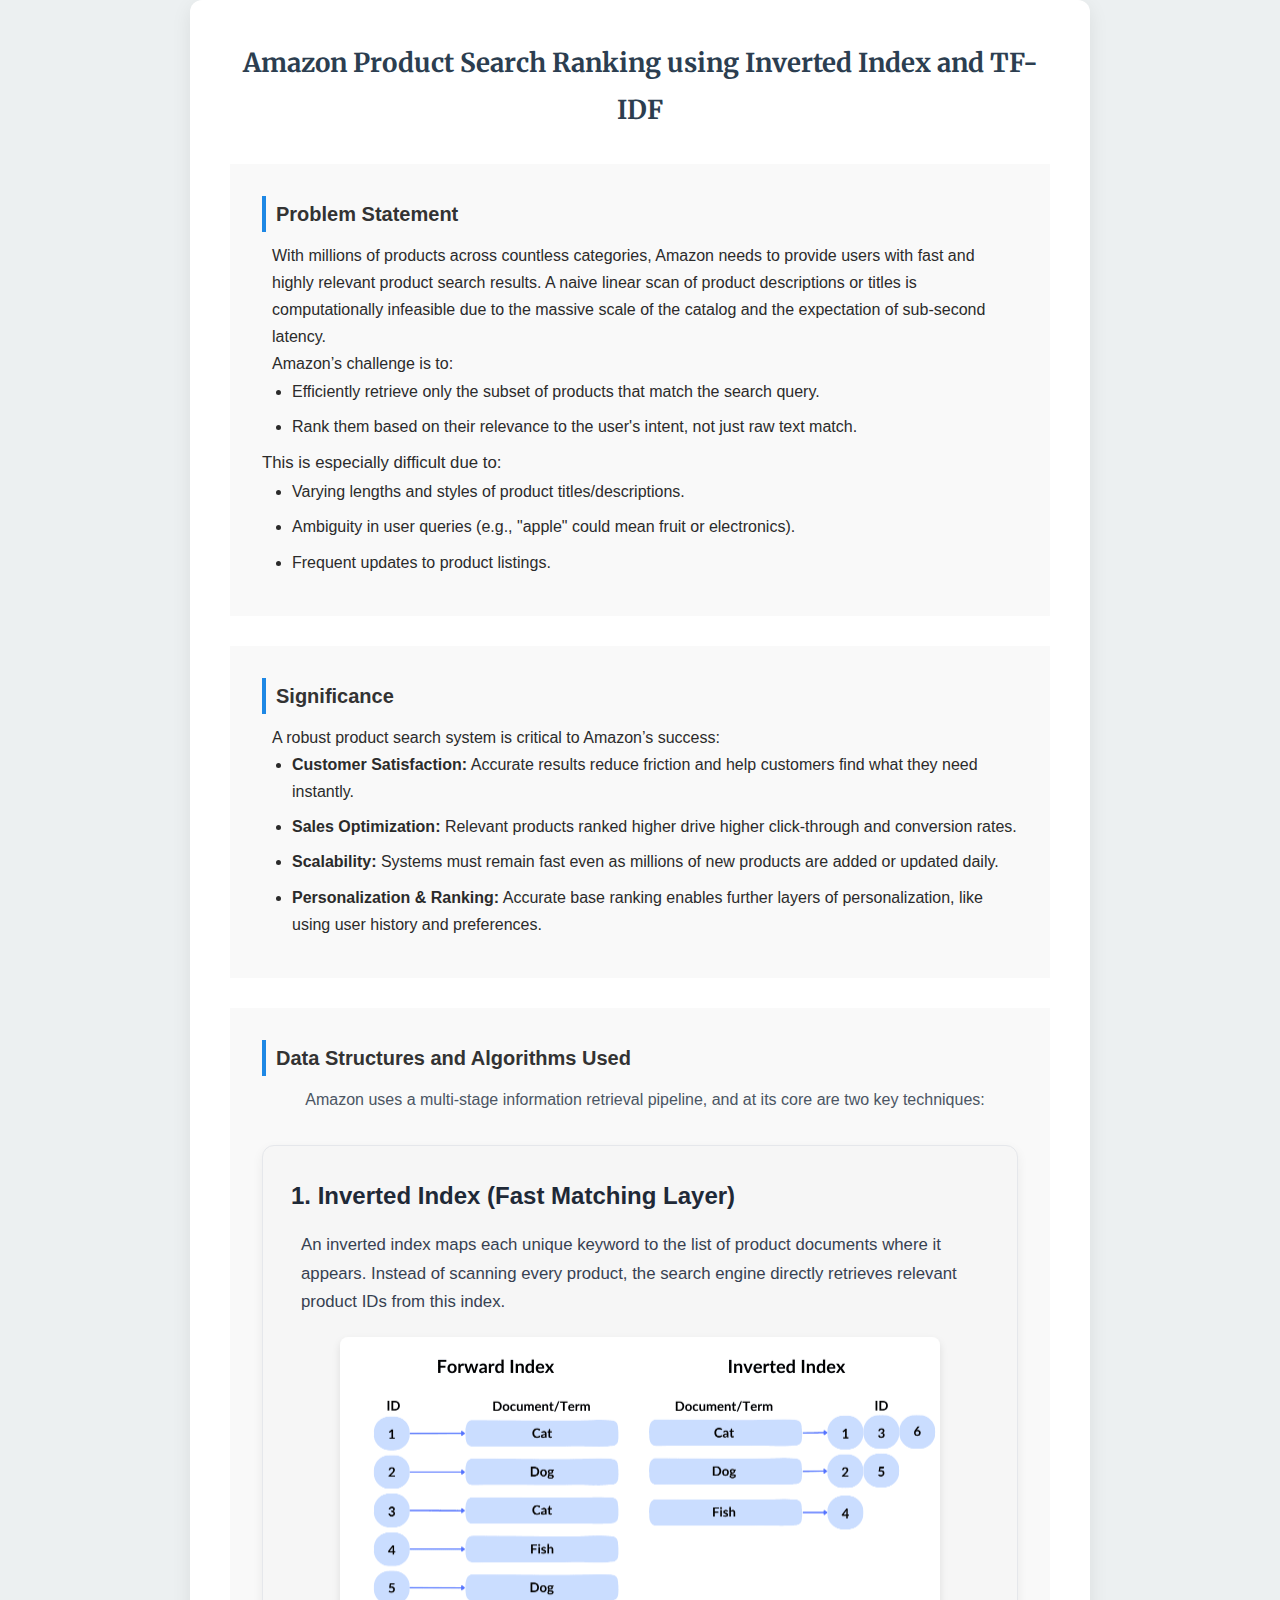
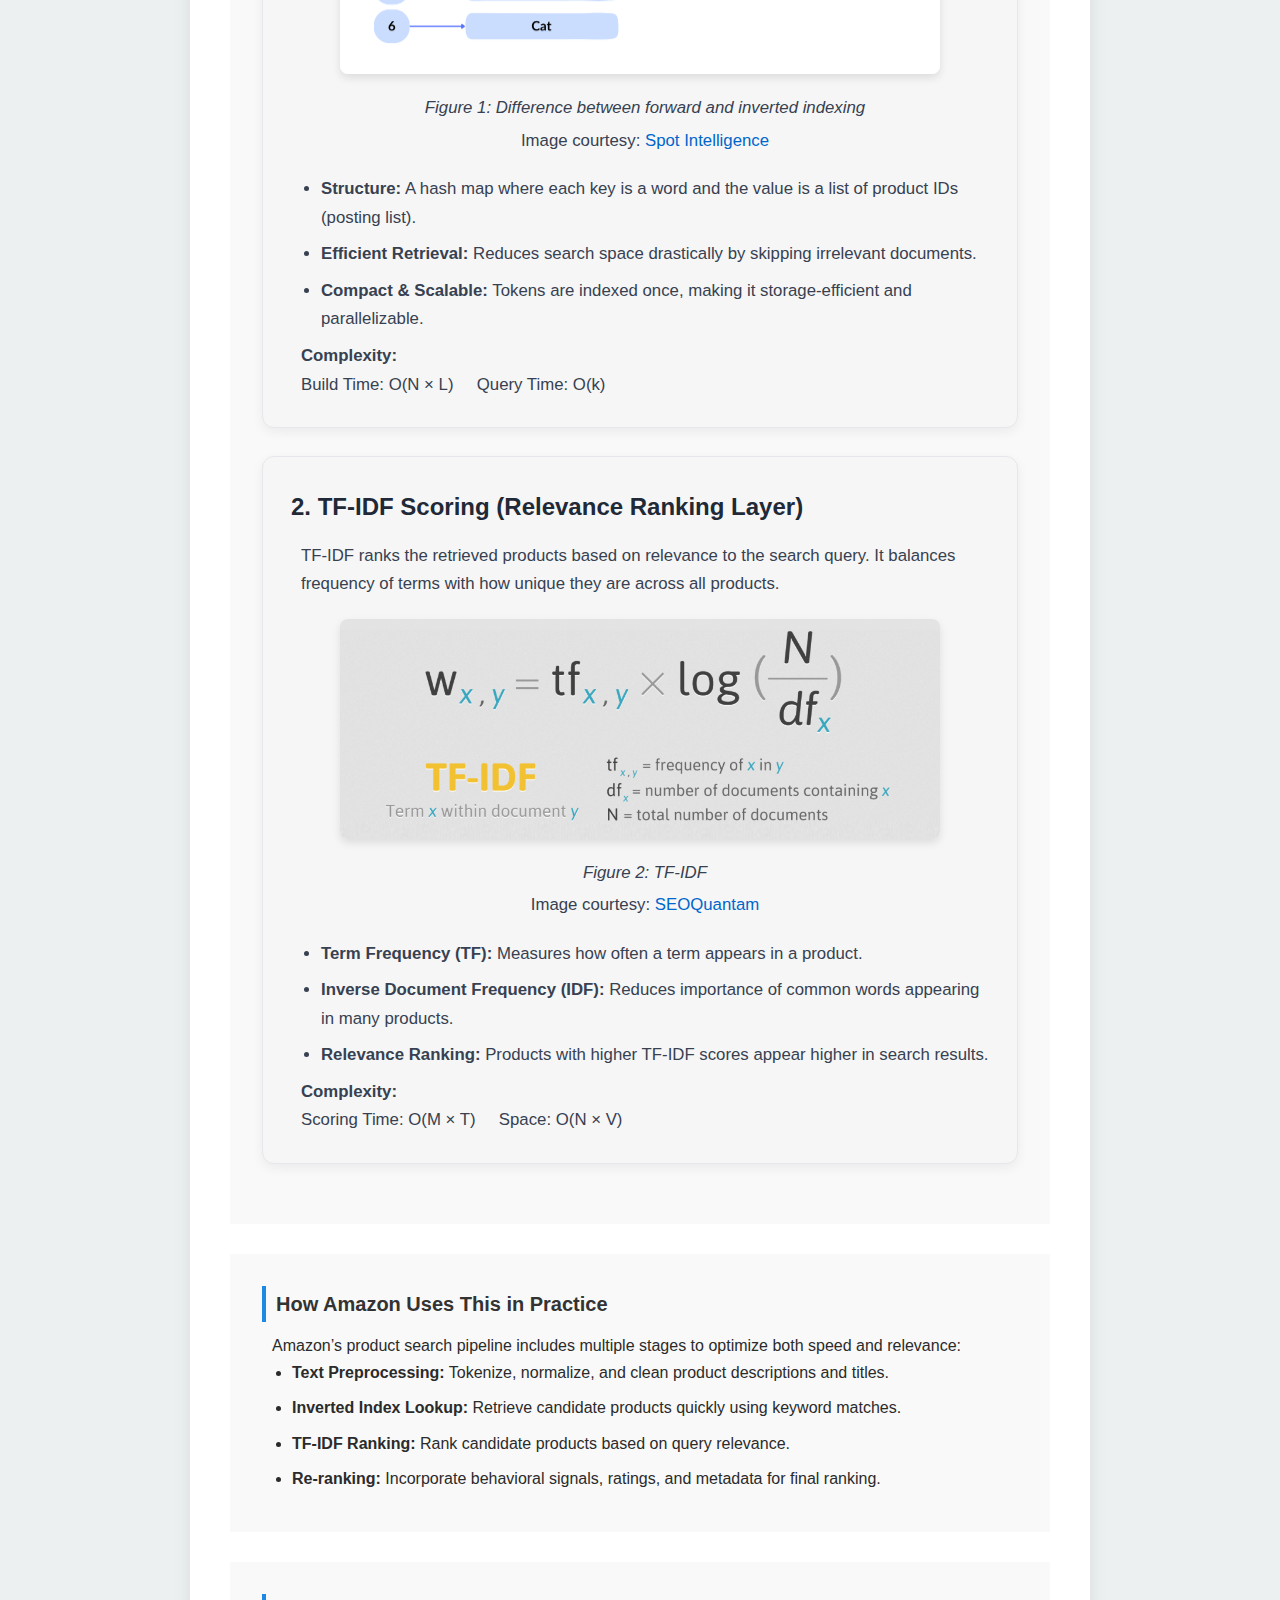
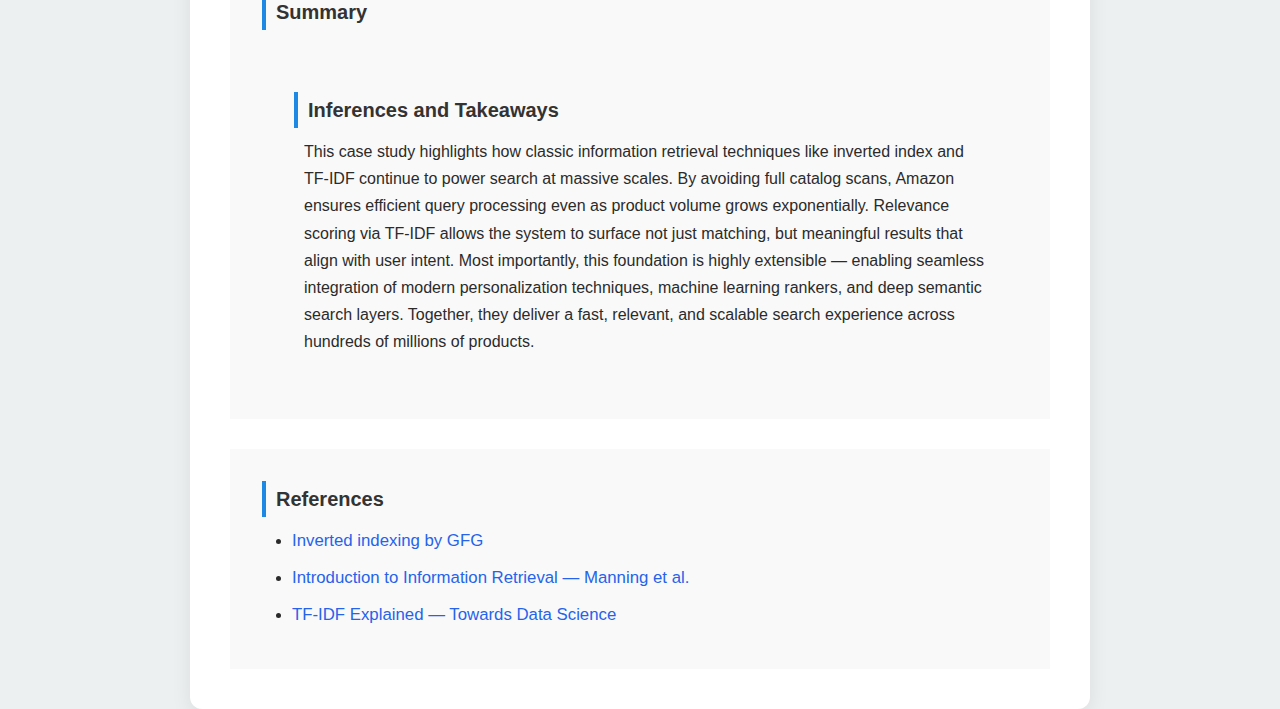
<file: case6.html>
<!DOCTYPE html>
<html lang="en">
<head>
    <meta charset="UTF-8">
    <meta name="viewport" content="width=device-width, initial-scale=1.0">
    <title>Product search ranking</title>
      <!-- Google Fonts -->
    <link rel="preconnect" href="https://fonts.googleapis.com" />
    <link rel="preconnect" href="https://fonts.gstatic.com" crossorigin />
    <link href="https://fonts.googleapis.com/css2?family=Merriweather:wght@700&family=Open+Sans:wght@400;600&display=swap" rel="stylesheet" />
    <!-- External Stylesheet -->
    <link rel="stylesheet" href="style.css" />
</head>
<body>
    <!-- Business Case 5 Start -->
<div class="business-case">
  <h3 class="case-title">Amazon Product Search Ranking using Inverted Index and TF-IDF</h3>

  <div class="case-subsection">
    <h4>Problem Statement</h4>
    <p>
      With millions of products across countless categories, Amazon needs to provide users with fast and highly relevant product search results. 
      A naive linear scan of product descriptions or titles is computationally infeasible due to the massive scale of the catalog and the expectation of sub-second latency.
    </p>
    <p>
      Amazon’s challenge is to:
      <ul>
        <li>Efficiently retrieve only the subset of products that match the search query.</li>
        <li>Rank them based on their relevance to the user's intent, not just raw text match.</li>
      </ul>
      This is especially difficult due to:
      <ul>
        <li>Varying lengths and styles of product titles/descriptions.</li>
        <li>Ambiguity in user queries (e.g., "apple" could mean fruit or electronics).</li>
        <li>Frequent updates to product listings.</li>
      </ul>
    </p>
  </div>

  <div class="case-subsection">
    <h4>Significance</h4>
    <p>
      A robust product search system is critical to Amazon’s success:
      <ul>
        <li><strong>Customer Satisfaction:</strong> Accurate results reduce friction and help customers find what they need instantly.</li>
        <li><strong>Sales Optimization:</strong> Relevant products ranked higher drive higher click-through and conversion rates.</li>
        <li><strong>Scalability:</strong> Systems must remain fast even as millions of new products are added or updated daily.</li>
        <li><strong>Personalization & Ranking:</strong> Accurate base ranking enables further layers of personalization, like using user history and preferences.</li>
      </ul>
    </p>
  </div>

  <div class="case-subsection">
    <h4>Data Structures and Algorithms Used</h4>
    <p class="intro-text">Amazon uses a multi-stage information retrieval pipeline, and at its core are two key techniques:</p>

    <div class="card">
      <h3>1. Inverted Index (Fast Matching Layer)</h3>
      <p>
        An inverted index maps each unique keyword to the list of product documents where it appears.
        Instead of scanning every product, the search engine directly retrieves relevant product IDs from this index.
      </p>
      <div class="image-wrapper">
        <img src="inverted-index.webp" alt="Inverted_index" class="case-image">
        <p class="image-caption">Figure 1: Difference between forward and inverted indexing</p>
        <p class="image-courtesy">Image courtesy: <a href="https://www.google.com/url?sa=i&url=https%3A%2F%2Fspotintelligence.com%2F2023%2F10%2F30%2Finverted-indexing%2F&psig=AOvVaw1jrpzNG_xzGM7VN3RKxFU4&ust=1749405820521000&source=images&cd=vfe&opi=89978449&ved=0CBcQjhxqFwoTCIiyptTy340DFQAAAAAdAAAAABAN" target="_blank">Spot Intelligence</a></p>
    </div>
      <p></p>
      <ul>
        <li><strong>Structure:</strong> A hash map where each key is a word and the value is a list of product IDs (posting list).</li>
        <li><strong>Efficient Retrieval:</strong> Reduces search space drastically by skipping irrelevant documents.</li>
        <li><strong>Compact & Scalable:</strong> Tokens are indexed once, making it storage-efficient and parallelizable.</li>
      </ul>
      <p><strong>Complexity:</strong><br>
        Build Time: O(N × L) &nbsp;&nbsp;&nbsp; Query Time: O(k)</p>
    </div>

    <div class="card">
      <h3>2. TF-IDF Scoring (Relevance Ranking Layer)</h3>
      <p>
        TF-IDF ranks the retrieved products based on relevance to the search query. It balances frequency of terms with how unique they are across all products.
      </p>
      <div class="image-wrapper">
    <img src="tf-idf-2-1-1024x375.png" alt="TF-IDF" class="case-image">
    <p class="image-caption">Figure 2: TF-IDF</p>
    <p class="image-courtesy">Image courtesy: <a href="https://jerichosiahaya.medium.com/item-based-collaborative-filtering-explained-eaf3e31f39c1" target="_blank">SEOQuantam</a></p>
  </div>
      <ul>
        <li><strong>Term Frequency (TF):</strong> Measures how often a term appears in a product.</li>
        <li><strong>Inverse Document Frequency (IDF):</strong> Reduces importance of common words appearing in many products.</li>
        <li><strong>Relevance Ranking:</strong> Products with higher TF-IDF scores appear higher in search results.</li>
      </ul>
      <p><strong>Complexity:</strong><br>
        Scoring Time: O(M × T) &nbsp;&nbsp;&nbsp; Space: O(N × V)</p>
    </div>
  </div>

  <div class="case-subsection">
    <h4>How Amazon Uses This in Practice</h4>
    <p>
      Amazon’s product search pipeline includes multiple stages to optimize both speed and relevance:
      <ul>
        <li><strong>Text Preprocessing:</strong> Tokenize, normalize, and clean product descriptions and titles.</li>
        <li><strong>Inverted Index Lookup:</strong> Retrieve candidate products quickly using keyword matches.</li>
        <li><strong>TF-IDF Ranking:</strong> Rank candidate products based on query relevance.</li>
        <li><strong>Re-ranking:</strong> Incorporate behavioral signals, ratings, and metadata for final ranking.</li>
      </ul>
    </p>
  </div>

<div class="case-subsection">
  <h4>Summary</h4>
  <p>
    <div class="case-subsection">
  <h4>Inferences and Takeaways</h4>
  <p>
    This case study highlights how classic information retrieval techniques like inverted index and TF-IDF continue to power search at massive scales. By avoiding full catalog scans, Amazon ensures efficient query processing even as product volume grows exponentially. Relevance scoring via TF-IDF allows the system to surface not just matching, but meaningful results that align with user intent. Most importantly, this foundation is highly extensible — enabling seamless integration of modern personalization techniques, machine learning rankers, and deep semantic search layers. Together, they deliver a fast, relevant, and scalable search experience across hundreds of millions of products.
  </p>
</div>

  </p>
</div>


  <div class="case-subsection">
    <h4>References</h4>
    <ul>
      <li><a href="https://www.geeksforgeeks.org/inverted-index/" target="_blank">Inverted indexing by GFG</a></li>
      <li><a href="https://nlp.stanford.edu/IR-book/" target="_blank">Introduction to Information Retrieval — Manning et al.</a></li>
      <li><a href="https://towardsdatascience.com/using-inverted-index-for-efficient-document-similarity-computation-a8d3fb8f0c12/" target="_blank">TF-IDF Explained — Towards Data Science</a></li>
    </ul>
  </div>
</div>
<!-- Business Case 5 End -->

</body>
</html>
</file>
<file: style.css>
html {
  scroll-padding-top: 80px; /* Adjust this to match your navbar height */
  scroll-behavior: smooth;
}


:root {
    --primary: #2C3E50;        /* Dark Blue-Gray */
    --secondary: #34495E;      /* Darker Slate Gray */
    --accent: #7F8C8D;         /* Gray */
    --bg: #ECF0F1;             /* Light Gray */
    --text: #2C3E50;           /* Dark Text */
    --white: #FFFFFF;
    --muted: #BDC3C7;          /* Muted Gray */
  }
  
  * {
    margin: 0;
    padding: 0;
    box-sizing: border-box;
  }
  
  body {
    font-family: 'Open Sans', sans-serif;
    background: var(--bg);
    color: var(--text);
    line-height: 1.8;
    font-size: 1.1rem; /* Increased font size */
    padding: 0 1rem;
  }
  
  a {
    text-decoration: none;
  }
  
  /* Navbar */
  header {
    background: var(--white);
    position: fixed;
    width: 100%;
    top: 0;
    padding: 1rem 1.5rem;
    box-shadow: 0 2px 8px rgba(0,0,0,0.06);
    z-index: 10;
  }
  
  nav {
    display: flex;
    justify-content: space-between;
    align-items: center;
    flex-wrap: wrap;
  }
  
  .logo a {
    font-family: 'Merriweather', serif;
    font-size: 1.5rem;
    color: var(--primary);
    font-weight: bold;
  }
  
  .menu {
    display: flex;
    flex-wrap: wrap;
  }
  
  .menu a {
    color: var(--primary);
    margin: 0.5rem 1rem;
    font-weight: 600;
    transition: color 0.3s;
  }
  
  .menu a:hover {
    color: var(--accent);
  }
  
  /* Hero Section */
  #hero {
    padding: 8rem 1rem 4rem;
    text-align: center;
    background: var(--muted);
  }
  
  #hero h1 {
    font-family: 'Merriweather', serif;
    font-size: 2.5rem;
    color: var(--primary);
    margin-bottom: 1rem;
  }
  
  #hero .tagline {
    font-size: 1.25rem;
    color: var(--secondary);
    margin-bottom: 2rem;
    text-align: center;
    display: block;
    width: 100%;
  }
  
  #hero .btn {
    display: inline-block;
    padding: 0.75rem 1.5rem;
    background: var(--accent);
    color: var(--white);
    font-weight: 600;
    border-radius: 4px;
    transition: background 0.3s, transform 0.2s;
  }
  
  #hero .btn:hover {
    background: var(--primary);
    transform: translateY(-2px);
  }
  
  /* Content Sections */
  .content-section {
    padding: 5rem 2rem;
    margin-top: 3rem;
    background: var(--white);
  }
  
  .section-title {
    font-family: 'Merriweather', serif;
    font-size: 2.25rem;
    color: var(--primary);
    text-align: center;
    margin-bottom: 2rem;
    position: relative;
  }
  
  .section-title::after {
    content: '';
    width: 4rem;
    height: 0.25rem;
    background: var(--accent);
    display: block;
    margin: 0.5rem auto 0;
  }
  
  .content-section p {
    max-width: 800px;
    margin: 1rem auto;
    color: var(--text);
    text-align: justify;
    font-size: 1.1rem;
    line-height: 1.8;
  }
  
  /* Skills List */
/* Skills Section */
#skills {
  padding: 60px 20px;
  background-color: #fdfdfd;
  text-align: center;
}

.section-title {
  font-size: 2.5rem;
  font-weight: bold;
  color: #2c3e50;
  margin-bottom: 30px;
  position: relative;
}

.section-title::after {
  content: "";
  display: block;
  width: 60px;
  height: 3px;
  background: #3498db;
  margin: 10px auto 0;
  border-radius: 3px;
}

.skills-grid {
  display: flex;
  flex-wrap: wrap;
  justify-content: center;
  gap: 40px;
}

.skills-category {
  background: #f2f6f9;
  border-radius: 10px;
  padding: 25px;
  min-width: 250px;
  max-width: 300px;
  box-shadow: 0 4px 6px rgba(0, 0, 0, 0.05);
  transition: transform 0.2s ease;
}

.skills-category:hover {
  transform: translateY(-5px);
}

.skills-category h3 {
  font-size: 1.3rem;
  margin-bottom: 15px;
  color: #34495e;
}

.skills-list {
  list-style: none;
  padding: 0;
  margin: 0;
  display: flex;
  flex-wrap: wrap;
  gap: 10px;
  justify-content: center;
}

.skills-list li {
  background-color: #d0dae2;
  padding: 8px 14px;
  border-radius: 6px;
  font-size: 0.95rem;
  color: #2c3e50;
  font-weight: 500;
  transition: background-color 0.3s ease;
}

.skills-list li:hover {
  background-color: #a4bccf;
}

  
  /* Cases Grid */
  .cases-grid {
    display: grid;
    grid-template-columns: 1fr;
    gap: 2rem;
    margin-top: 2rem;
  }
  
  .case-card {
    background: var(--white);
    border: 1px solid var(--muted);
    border-radius: 8px;
    overflow: hidden;
    box-shadow: 0 4px 12px rgba(0,0,0,0.06);
    text-align: center;
    padding: 1rem;
  }
  
  .case-card h3 {
    font-family: 'Merriweather', serif;
    margin: 1rem 0;
    color: var(--primary);
  }
  
  .case-card p {
    color: var(--text);
    text-align: justify;
    font-size: 1.05rem;
  }

  .skills-category {
    margin-bottom: 3rem;
  }
  
  .skills-category h3 {
    font-size: 1.5rem;
    color: var(--primary);
    text-align: center;
    margin-bottom: 1rem;
  }
  
  .skills-cards {
    display: flex;
    justify-content: center;
    flex-wrap: wrap;
    gap: 1.5rem;
  }
  
  .skill-card {
    background: var(--white);
    padding: 1rem;
    border-radius: 8px;
    width: 250px;
    text-align: center;
    box-shadow: 0 4px 12px rgba(0,0,0,0.1);
    transition: transform 0.3s ease;
  }
  
  .skill-card:hover {
    transform: translateY(-5px);
  }
  
  .skill-icon {
    font-size: 2rem;
    margin-bottom: 1rem;
  }
  
  .skill-card h4 {
    font-size: 1.25rem;
    color: var(--primary);
    margin-bottom: 1rem;
  }
  
  .progress-bar {
    background-color: #f2f2f2;
    border-radius: 8px;
    height: 10px;
    width: 100%;
  }
  
  .progress {
    background-color: var(--primary);
    height: 100%;
    border-radius: 8px;
    transition: width 0.4s ease-in-out;
  }
  
  @media(min-width: 768px) {
    .skills-cards {
      justify-content: space-around;
    }
  }
  
  /* Contact Section */
#contact {
    background: var(--bg);
    padding: 5rem 1rem;
    text-align: center;
  }
  
  #contact .section-title {
    font-family: 'Merriweather', serif;
    font-size: 2.25rem;
    color: var(--primary);
    margin-bottom: 2rem;
    position: relative;
  }
  
  #contact .section-title::after {
    content: '';
    width: 4rem;
    height: 0.25rem;
    background: var(--accent);
    display: block;
    margin: 0.5rem auto 0;
  }
  
  /* Contact Form Box */
  #contact form {
    background: var(--white);
    padding: 2rem;
    max-width: 500px;
    margin: 0 auto;
    border-radius: 8px;
    box-shadow: 0 4px 12px rgba(0,0,0,0.08);
  }
  
  /* Input Fields */
  #contact input,
  #contact textarea {
    width: 100%;
    padding: 0.75rem;
    margin-bottom: 1.25rem;
    border: 1px solid var(--muted);
    border-radius: 6px;
    font-size: 1rem;
    font-family: inherit;
    background-color: var(--bg);
    color: var(--text);
  }
  
  #contact textarea {
    resize: vertical;
    min-height: 120px;
  }
  
  /* Submit Button */
  #contact button {
    background-color: var(--primary);
    color: var(--white);
    border: none;
    padding: 0.75rem 1.5rem;
    border-radius: 6px;
    font-size: 1.1rem;
    font-weight: 600;
    cursor: pointer;
    transition: background-color 0.3s ease, transform 0.2s ease;
    width: 100%;
  }
  
  #contact button:hover {
    background-color: var(--secondary);
    transform: translateY(-2px);
  }
  
  /* Contact Links (optional) */
  #contact a {
    color: var(--primary);
    font-weight: 500;
    display: inline-block;
    margin-top: 1.5rem;
  }
  
  #contact a:hover {
    color: var(--accent);
    text-decoration: underline;
  }
  
  
  /* Responsive */
  @media(min-width:768px) {
    .cases-grid {
      grid-template-columns: repeat(3,1fr);
    }
  }
  
  /* Business Case Section Styling */
#cases {
  background: #f9f9fb;
  padding: 60px 20px;
  font-family: 'Open Sans', sans-serif;
  color: #333;
}

.business-case {
  background-color: #ffffff;
  border-radius: 12px;
  box-shadow: 0 6px 20px rgba(0, 0, 0, 0.08);
  padding: 40px;
  max-width: 900px;
  margin: 0 auto;
}

.case-title {
  font-family: 'Merriweather', serif;
  font-size: 26px;
  font-weight: bold;
  margin-bottom: 20px;
  color: #2c3e50;
  text-align: center;
}

.case-subsection {
  margin-top: 30px;
}

.case-subsection h4 {
  font-size: 20px;
  color: #1e88e5;
  border-left: 4px solid #1e88e5;
  padding-left: 10px;
  margin-bottom: 10px;
}

.case-subsection p,
.case-subsection ul {
  font-size: 16px;
  line-height: 1.7;
  margin-left: 10px;
}

.case-subsection ul {
  padding-left: 20px;
  list-style-type: disc;
}

.case-subsection li {
  margin-bottom: 8px;
}

.case-image {
  max-width: 100%;
  height: auto;
  border-radius: 10px;
  display: block;
  margin: 20px auto;
  box-shadow: 0 4px 12px rgba(0, 0, 0, 0.1);
}

/* Code Block Styling */
.case-subsection pre {
  background: #2d2d2d;
  color: #f8f8f2;
  padding: 16px;
  overflow-x: auto;
  border-radius: 8px;
  font-size: 14px;
  margin-top: 10px;
}

.case-subsection code {
  font-family: 'Courier New', monospace;
}


/* Section Title */
.section-title {
  text-align: center;
  font-size: 32px;
  color: #34495e;
  margin-bottom: 40px;
}

.case-subsection h4 {
  font-size: 1.25rem;
  color: #333;
  margin-bottom: 10px;
}
.image-wrapper {
  text-align: center;
  margin: 20px 0;
  max-width: 600px; /* adjust as needed */
  margin-left: auto;
  margin-right: auto;
}

.case-image {
  width: 100%;
  height: auto;
  border-radius: 8px;
  box-shadow: 0 4px 8px rgba(0,0,0,0.1);
}

.image-caption {
  font-style: italic;
  color: #555;
  font-size: 0.9rem;
  margin-top: 8px;
}

.image-courtesy {
  font-size: 0.8rem;
  color: #888;
  margin-top: 4px;
}

.image-courtesy a {
  color: #0066cc;
  text-decoration: none;
}

.image-courtesy a:hover {
  text-decoration: underline;
}

.optimization-section {
  padding: 1rem;
  background-color: #f9f9f9;
  margin-top: 1.5rem;
}
.optimization-section h3 {
  margin-bottom: 0.75rem;
}
.optimization-section code {
  background-color: #eef;
  padding: 2px 4px;
  border-radius: 3px;
}

.tradeoff-list {
  padding-left: 1.2em;
  line-height: 1.6;
}

.tradeoff-list li {
  margin-bottom: 1.2em;
  background-color: #f9f9fc;
  border-left: 4px solid #5555ff;
  padding: 1em;
  border-radius: 8px;
  box-shadow: 1px 1px 5px rgba(0,0,0,0.05);
}

.pros {
  color: #256029;
  display: block;
  margin-top: 0.5em;
}

.cons {
  color: #a94442;
  display: block;
  margin-top: 0.3em;
}

.note, .solution {
  color: #555;
  display: block;
  margin-top: 0.3em;
  font-style: italic;
}


.case-subsection {
  padding: 2rem;
  background: #f9f9f9;
  color: #2b2b2b;
  font-family: 'Segoe UI', sans-serif;
  font-size: 1.05rem;
}

.section-title {
  font-size: 2.2rem;
  margin-bottom: 1.5rem;
  color: #374151;
  text-align: center;
  font-weight: 600;
}

.intro-text {
  font-size: 1.15rem;
  max-width: 800px;
  margin: 0 auto 2rem;
  text-align: center;
  line-height: 1.7;
  color: #4b5563;
}

.card {
  background-color: #f6f6f6;
  padding: 1.75rem;
  border-radius: 12px;
  box-shadow: 0 4px 12px rgba(0, 0, 0, 0.06);
  margin-bottom: 1.75rem;
  transition: transform 0.2s ease-in-out, box-shadow 0.2s;
  border: 1px solid #e5e7eb;
}

.card:hover {
  transform: translateY(-3px);
  box-shadow: 0 6px 20px rgba(0, 0, 0, 0.08);
}

.card h3 {
  color: #1f2937;
  margin-bottom: 0.85rem;
  font-size: 1.5rem;
  font-weight: 600;
}

.card p,
.card li {
  font-size: 1.05rem;
  line-height: 1.7;
  color: #374151;
}

.code-block {
  background: #f3f4f6;
  color: #1e293b;
  padding: 0.8rem 1.1rem;
  font-family: 'Courier New', Courier, monospace;
  border-radius: 6px;
  margin: 1.2rem 0;
  text-align: center;
  font-size: 1rem;
  border: 1px solid #d1d5db;
}

ul {
  padding-left: 1.5rem;
}

a {
  color: #2563eb;
  text-decoration: none;
  font-weight: 500;
  font-size: 1.05rem;
}

a:hover {
  text-decoration: underline;
}
</file>
